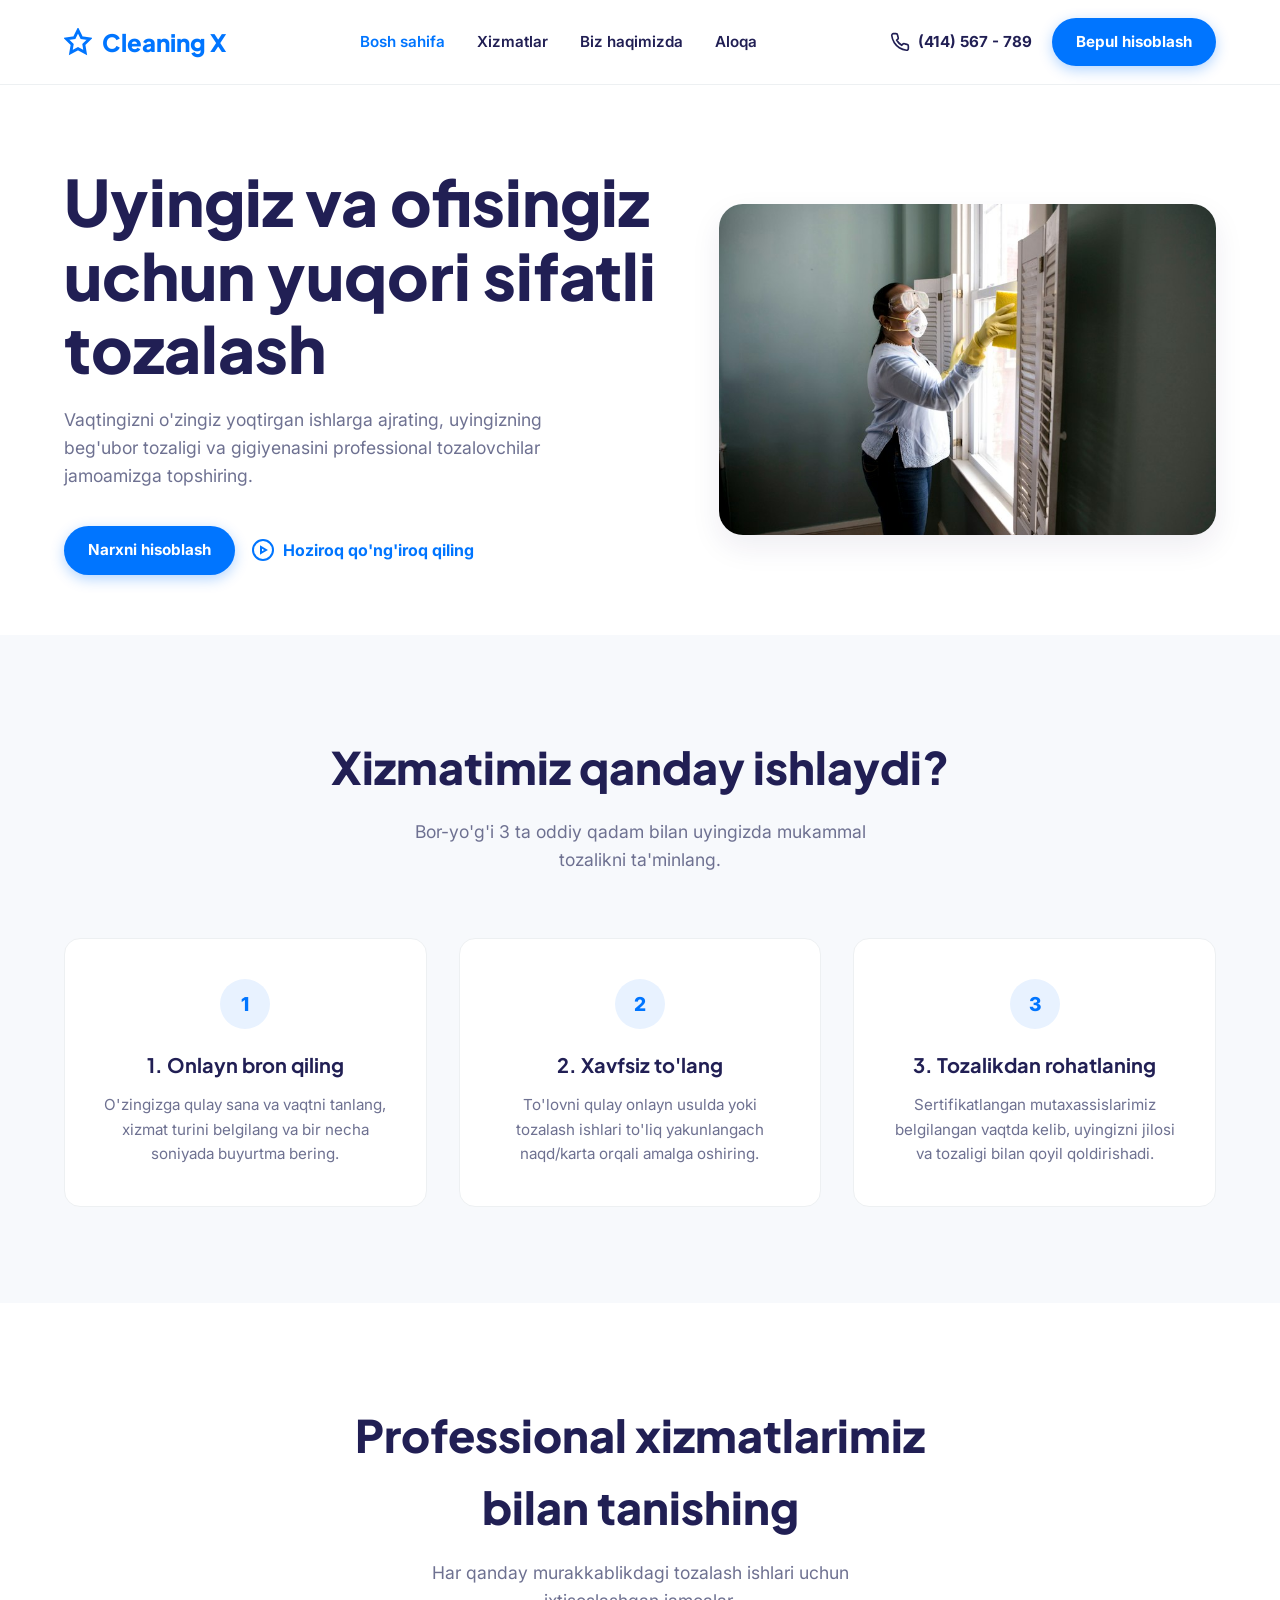
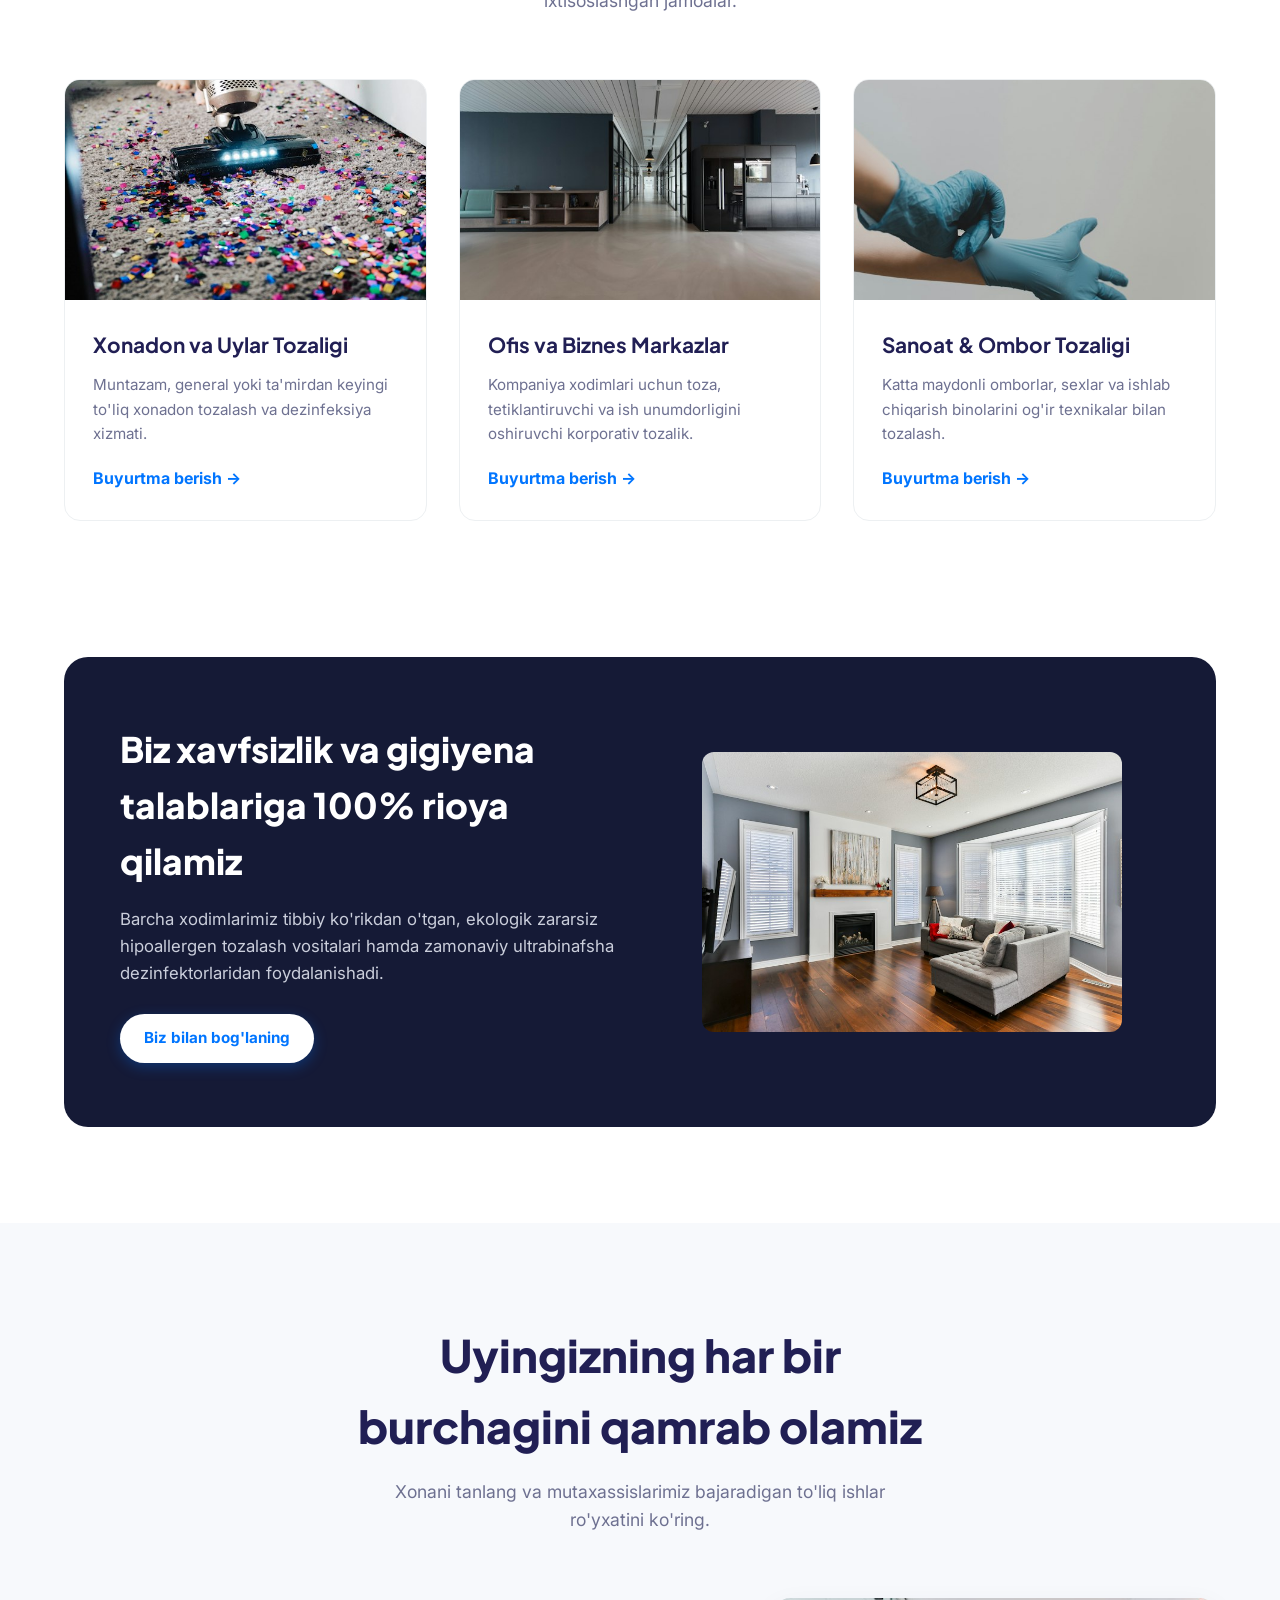
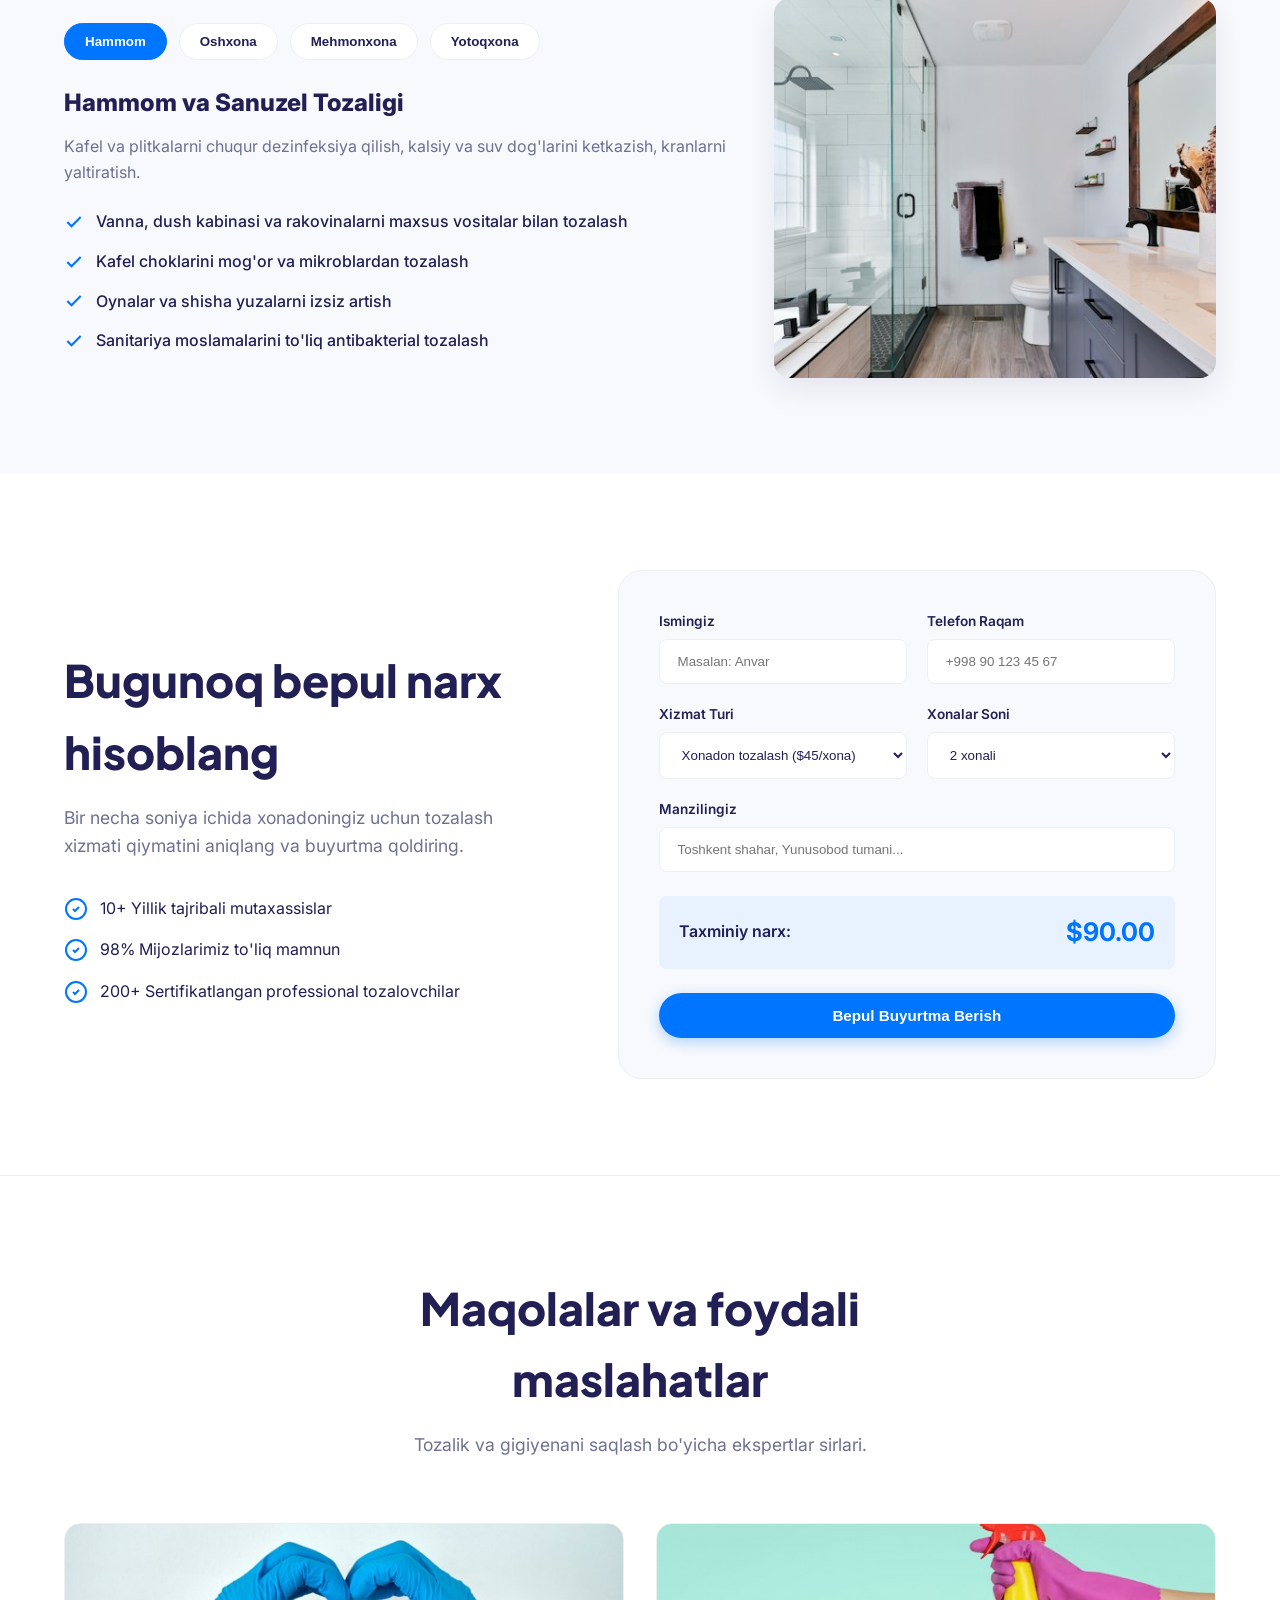
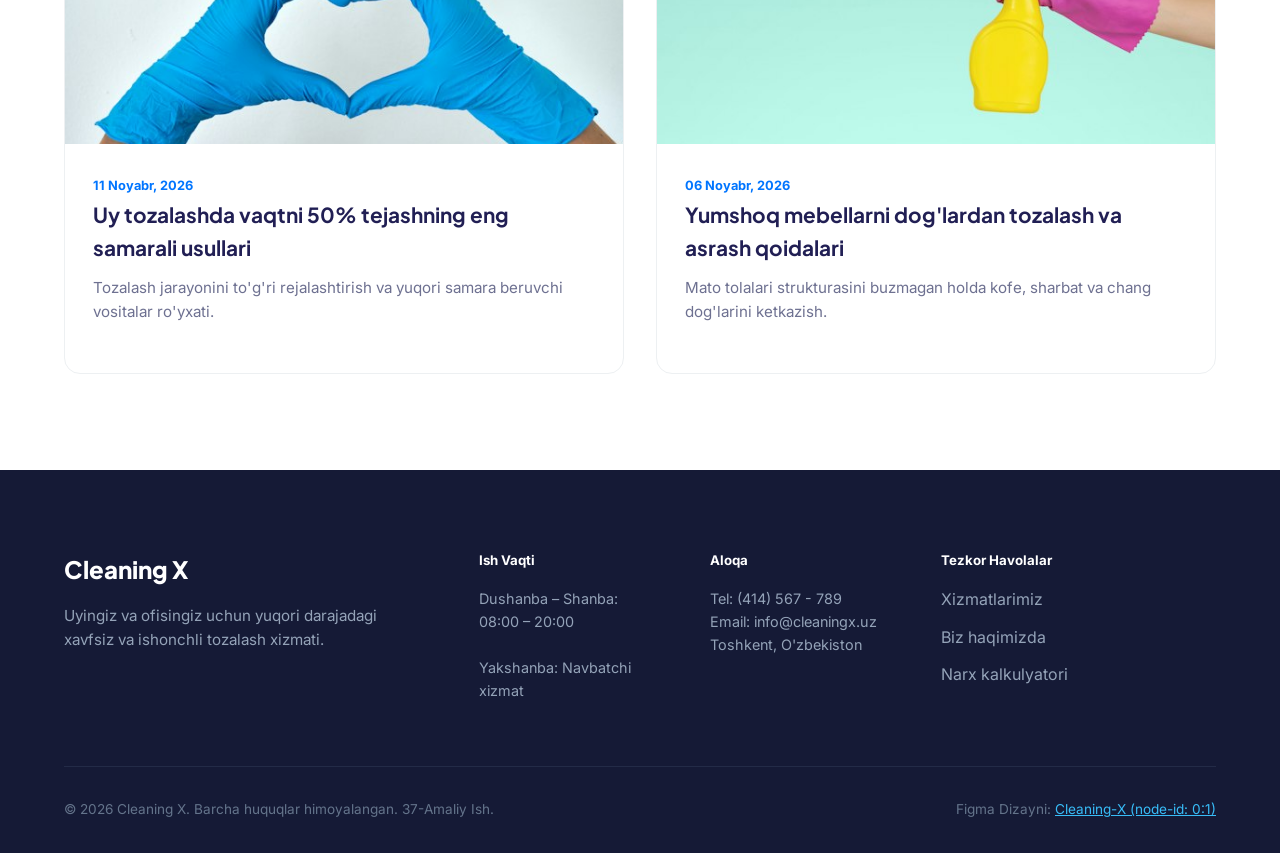
<file: index.html>
<!DOCTYPE html>
<html lang="uz">
<head>
  <meta charset="UTF-8">
  <meta name="viewport" content="width=device-width, initial-scale=1.0">
  <title>Cleaning X — Uylar va Ofislarni Professional Tozalash Xizmati</title>
  <meta name="description" content="Xonadonlar, kottejlar va ofislar uchun professional tozalash, kimyoviy tozalash va dezinfeksiya xizmati — Cleaning X (37-Amaliy Ish).">
  
  <link rel="preconnect" href="https://fonts.googleapis.com">
  <link rel="preconnect" href="https://fonts.gstatic.com" crossorigin>
  <link href="https://fonts.googleapis.com/css2?family=Inter:wght@400;500;600;700&family=Plus+Jakarta+Sans:wght@600;700;800&display=swap" rel="stylesheet">
  
  <link rel="stylesheet" href="css/styles.css">
  <link rel="icon" type="image/png" href="figma_preview.png">
</head>
<body>

  <!-- HEADER -->
  <header class="site-header">
    <div class="container header-inner">
      <a href="index.html" class="logo">
        <svg width="28" height="28" viewBox="0 0 24 24" fill="none" stroke="currentColor" stroke-width="2.5"><polygon points="12 2 15.09 8.26 22 9.27 17 14.14 18.18 21.02 12 17.77 5.82 21.02 7 14.14 2 9.27 8.91 8.26 12 2"/></svg>
        <span>Cleaning X</span>
      </a>

      <ul class="nav-menu">
        <li><a href="index.html" class="nav-link active">Bosh sahifa</a></li>
        <li><a href="services.html" class="nav-link">Xizmatlar</a></li>
        <li><a href="about.html" class="nav-link">Biz haqimizda</a></li>
        <li><a href="contact.html" class="nav-link">Aloqa</a></li>
      </ul>

      <div class="header-right">
        <a href="tel:414567789" class="phone-link">
          <svg width="20" height="20" viewBox="0 0 24 24" fill="none" stroke="currentColor" stroke-width="2"><path d="M22 16.92v3a2 2 0 0 1-2.18 2 19.79 19.79 0 0 1-8.63-3.07 19.5 19.5 0 0 1-6-6 19.79 19.79 0 0 1-3.07-8.67A2 2 0 0 1 4.11 2h3a2 2 0 0 1 2 1.72 12.84 12.84 0 0 0 .7 2.81 2 2 0 0 1-.45 2.11L8.09 9.91a16 16 0 0 0 6 6l1.27-1.27a2 2 0 0 1 2.11-.45 12.84 12.84 0 0 0 2.81.7A2 2 0 0 1 22 16.92z"/></svg>
          (414) 567 - 789
        </a>
        <a href="#quote" class="btn-primary">Bepul hisoblash</a>
      </div>
    </div>
  </header>

  <main>
    <!-- HERO -->
    <section class="hero-section">
      <div class="container hero-grid">
        <div>
          <h1 class="hero-title">
            Uyingiz va ofisingiz uchun yuqori sifatli tozalash
          </h1>
          <p class="hero-desc">
            Vaqtingizni o'zingiz yoqtirgan ishlarga ajrating, uyingizning beg'ubor tozaligi va gigiyenasini professional tozalovchilar jamoamizga topshiring.
          </p>
          <div style="display: flex; gap: 16px; align-items: center;">
            <a href="#quote" class="btn-primary">Narxni hisoblash</a>
            <a href="tel:414567789" style="display: flex; align-items: center; gap: 8px; font-weight: 700; color: var(--color-primary);">
              <svg width="24" height="24" viewBox="0 0 24 24" fill="none" stroke="currentColor" stroke-width="2"><circle cx="12" cy="12" r="10"/><path d="m10 15 5-3-5-3v6Z"/></svg>
              Hoziroq qo'ng'iroq qiling
            </a>
          </div>
        </div>

        <div class="hero-media">
          <img src="assets/cleaner-hero.jpg" alt="Professional tozalash xizmati">
        </div>
      </div>
    </section>

    <!-- QANDAY ISHLAYDI (STEPS) -->
    <section id="about" class="steps-section">
      <div class="container">
        <div class="section-header">
          <h2 class="section-title">Xizmatimiz qanday ishlaydi?</h2>
          <p class="hero-desc" style="margin: 0 auto;">Bor-yo'g'i 3 ta oddiy qadam bilan uyingizda mukammal tozalikni ta'minlang.</p>
        </div>

        <div class="steps-grid">
          <div class="step-card">
            <div class="step-number">1</div>
            <h3 class="step-title">1. Onlayn bron qiling</h3>
            <p class="step-desc">O'zingizga qulay sana va vaqtni tanlang, xizmat turini belgilang va bir necha soniyada buyurtma bering.</p>
          </div>

          <div class="step-card">
            <div class="step-number">2</div>
            <h3 class="step-title">2. Xavfsiz to'lang</h3>
            <p class="step-desc">To'lovni qulay onlayn usulda yoki tozalash ishlari to'liq yakunlangach naqd/karta orqali amalga oshiring.</p>
          </div>

          <div class="step-card">
            <div class="step-number">3</div>
            <h3 class="step-title">3. Tozalikdan rohatlaning</h3>
            <p class="step-desc">Sertifikatlangan mutaxassislarimiz belgilangan vaqtda kelib, uyingizni jilosi va tozaligi bilan qoyil qoldirishadi.</p>
          </div>
        </div>
      </div>
    </section>

    <!-- PROFESSIONAL XIZMATLAR (SERVICES) -->
    <section id="services" class="services-section">
      <div class="container">
        <div class="section-header">
          <h2 class="section-title">Professional xizmatlarimiz bilan tanishing</h2>
          <p class="hero-desc" style="margin: 0 auto;">Har qanday murakkablikdagi tozalash ishlari uchun ixtisoslashgan jamoalar.</p>
        </div>

        <div class="services-grid">
          <div class="service-card">
            <div class="service-thumb"><img src="assets/service-house.jpg" alt="Uy tozalash"></div>
            <div class="service-body">
              <h3 class="service-title">Xonadon va Uylar Tozaligi</h3>
              <p class="service-desc">Muntazam, general yoki ta'mirdan keyingi to'liq xonadon tozalash va dezinfeksiya xizmati.</p>
              <a href="#quote" class="service-link">Buyurtma berish →</a>
            </div>
          </div>

          <div class="service-card">
            <div class="service-thumb"><img src="assets/service-office.jpg" alt="Ofis tozalash"></div>
            <div class="service-body">
              <h3 class="service-title">Ofis va Biznes Markazlar</h3>
              <p class="service-desc">Kompaniya xodimlari uchun toza, tetiklantiruvchi va ish unumdorligini oshiruvchi korporativ tozalik.</p>
              <a href="#quote" class="service-link">Buyurtma berish →</a>
            </div>
          </div>

          <div class="service-card">
            <div class="service-thumb"><img src="assets/service-industrial.jpg" alt="Sanoat tozalash"></div>
            <div class="service-body">
              <h3 class="service-title">Sanoat & Ombor Tozaligi</h3>
              <p class="service-desc">Katta maydonli omborlar, sexlar va ishlab chiqarish binolarini og'ir texnikalar bilan tozalash.</p>
              <a href="#quote" class="service-link">Buyurtma berish →</a>
            </div>
          </div>
        </div>
      </div>
    </section>

    <!-- GIGIYENA VA XAVFSIZLIK BANNERI -->
    <section class="container">
      <div class="safety-banner">
        <div>
          <h2 class="safety-title">Biz xavfsizlik va gigiyena talablariga 100% rioya qilamiz</h2>
          <p class="safety-text">
            Barcha xodimlarimiz tibbiy ko'rikdan o'tgan, ekologik zararsiz hipoallergen tozalash vositalari hamda zamonaviy ultrabinafsha dezinfektorlaridan foydalanishadi.
          </p>
          <a href="tel:414567789" class="btn-primary" style="background: #ffffff; color: var(--color-primary);">Biz bilan bog'laning</a>
        </div>
        <div style="text-align: center;">
          <img src="assets/cleaner-work.jpg" alt="Gigiyena kafolati" style="border-radius: 12px; max-height: 280px; margin: 0 auto;">
        </div>
      </div>
    </section>

    <!-- XONALAR KESIMIDA KO'RISH (ROOM INSPECTOR) -->
    <section id="rooms" class="rooms-section">
      <div class="container">
        <div class="section-header">
          <h2 class="section-title">Uyingizning har bir burchagini qamrab olamiz</h2>
          <p class="hero-desc" style="margin: 0 auto;">Xonani tanlang va mutaxassislarimiz bajaradigan to'liq ishlar ro'yxatini ko'ring.</p>
        </div>

        <div class="rooms-layout">
          <div>
            <div class="rooms-nav">
              <button class="room-tab active" data-room="bath">Hammom</button>
              <button class="room-tab" data-room="kitchen">Oshxona</button>
              <button class="room-tab" data-room="living">Mehmonxona</button>
              <button class="room-tab" data-room="bedroom">Yotoqxona</button>
            </div>

            <h3 id="roomTitle" style="font-size: 1.5rem; font-weight: 800; margin-bottom: 12px;">Hammom va Sanuzel Tozaligi</h3>
            <p id="roomDesc" style="color: var(--color-text-muted); margin-bottom: 20px;">
              Kafel va plitkalarni chuqur dezinfeksiya qilish, kalsiy va suv dog'larini ketkazish, kranlarni yaltiratish.
            </p>

            <ul id="roomChecklist" class="checklist">
              <li>
                <svg width="20" height="20" viewBox="0 0 24 24" fill="none" stroke="currentColor" stroke-width="2.5"><polyline points="20 6 9 17 4 12"/></svg>
                <span>Vanna, dush kabinasi va rakovinalarni maxsus vositalar bilan tozalash</span>
              </li>
              <li>
                <svg width="20" height="20" viewBox="0 0 24 24" fill="none" stroke="currentColor" stroke-width="2.5"><polyline points="20 6 9 17 4 12"/></svg>
                <span>Kafel choklarini mog'or va mikroblardan tozalash</span>
              </li>
              <li>
                <svg width="20" height="20" viewBox="0 0 24 24" fill="none" stroke="currentColor" stroke-width="2.5"><polyline points="20 6 9 17 4 12"/></svg>
                <span>Oynalar va shisha yuzalarni izsiz artish</span>
              </li>
              <li>
                <svg width="20" height="20" viewBox="0 0 24 24" fill="none" stroke="currentColor" stroke-width="2.5"><polyline points="20 6 9 17 4 12"/></svg>
                <span>Sanitariya moslamalarini to'liq antibakterial tozalash</span>
              </li>
            </ul>
          </div>

          <div class="room-media">
            <img id="roomImg" src="assets/room-bathroom.jpg" alt="Hammom tozaligi">
          </div>
        </div>
      </div>
    </section>

    <!-- ONLAYN NARX KALKULYATORI (QUOTE CALCULATOR) -->
    <section id="quote" class="quote-section">
      <div class="container quote-layout">
        <div>
          <h2 class="section-title">Bugunoq bepul narx hisoblang</h2>
          <p class="hero-desc">
            Bir necha soniya ichida xonadoningiz uchun tozalash xizmati qiymatini aniqlang va buyurtma qoldiring.
          </p>
          <div style="margin-top: 32px; display: flex; flex-direction: column; gap: 16px;">
            <div style="display: flex; gap: 12px; align-items: center;">
              <svg width="24" height="24" viewBox="0 0 24 24" fill="none" stroke="#0075ff" stroke-width="2"><circle cx="12" cy="12" r="10"/><path d="m9 12 2 2 4-4"/></svg>
              <span>10+ Yillik tajribali mutaxassislar</span>
            </div>
            <div style="display: flex; gap: 12px; align-items: center;">
              <svg width="24" height="24" viewBox="0 0 24 24" fill="none" stroke="#0075ff" stroke-width="2"><circle cx="12" cy="12" r="10"/><path d="m9 12 2 2 4-4"/></svg>
              <span>98% Mijozlarimiz to'liq mamnun</span>
            </div>
            <div style="display: flex; gap: 12px; align-items: center;">
              <svg width="24" height="24" viewBox="0 0 24 24" fill="none" stroke="#0075ff" stroke-width="2"><circle cx="12" cy="12" r="10"/><path d="m9 12 2 2 4-4"/></svg>
              <span>200+ Sertifikatlangan professional tozalovchilar</span>
            </div>
          </div>
        </div>

        <div class="quote-form-card">
          <form id="cleaningQuoteForm">
            <div class="form-grid">
              <div>
                <label style="font-weight: 600; font-size: 0.85rem; margin-bottom: 6px; display: block;">Ismingiz</label>
                <input type="text" name="name" placeholder="Masalan: Anvar" required>
              </div>

              <div>
                <label style="font-weight: 600; font-size: 0.85rem; margin-bottom: 6px; display: block;">Telefon Raqam</label>
                <input type="tel" name="phone" placeholder="+998 90 123 45 67" required>
              </div>

              <div>
                <label style="font-weight: 600; font-size: 0.85rem; margin-bottom: 6px; display: block;">Xizmat Turi</label>
                <select id="calcService" name="service">
                  <option value="house">Xonadon tozalash ($45/xona)</option>
                  <option value="office">Ofis tozalash ($75/xona)</option>
                  <option value="industrial">Sanoat & Ombor ($120/xona)</option>
                </select>
              </div>

              <div>
                <label style="font-weight: 600; font-size: 0.85rem; margin-bottom: 6px; display: block;">Xonalar Soni</label>
                <select id="calcRooms" name="rooms">
                  <option value="1">1 xonali</option>
                  <option value="2" selected>2 xonali</option>
                  <option value="3">3 xonali</option>
                  <option value="4">4 xonali</option>
                  <option value="5">5+ xonali</option>
                </select>
              </div>

              <div class="form-group-full">
                <label style="font-weight: 600; font-size: 0.85rem; margin-bottom: 6px; display: block;">Manzilingiz</label>
                <input type="text" name="address" placeholder="Toshkent shahar, Yunusobod tumani..." required>
              </div>
            </div>

            <div class="quote-summary-box">
              <span>Taxminiy narx:</span>
              <strong id="calcPrice">$90.00</strong>
            </div>

            <button type="submit" class="btn-primary" style="width: 100%; justify-content: center; padding: 14px;">
              Bepul Buyurtma Berish
            </button>
          </form>
        </div>
      </div>
    </section>

    <!-- MAQOLALAR VA FOYDALI MASLAHATLAR -->
    <section id="articles" class="steps-section" style="background: var(--color-surface); border-top: 1px solid var(--color-border);">
      <div class="container">
        <div class="section-header">
          <h2 class="section-title">Maqolalar va foydali maslahatlar</h2>
          <p class="hero-desc" style="margin: 0 auto;">Tozalik va gigiyenani saqlash bo'yicha ekspertlar sirlari.</p>
        </div>

        <div style="display: grid; grid-template-columns: 1fr 1fr; gap: 32px;">
          <div class="service-card">
            <div class="service-thumb"><img src="assets/blog-1.jpg" alt="Uy tozaligi sirlari"></div>
            <div class="service-body">
              <span style="color: var(--color-primary); font-size: 0.8rem; font-weight: 700;">11 Noyabr, 2026</span>
              <h3 class="service-title">Uy tozalashda vaqtni 50% tejashning eng samarali usullari</h3>
              <p class="service-desc">Tozalash jarayonini to'g'ri rejalashtirish va yuqori samara beruvchi vositalar ro'yxati.</p>
            </div>
          </div>

          <div class="service-card">
            <div class="service-thumb"><img src="assets/blog-2.jpg" alt="Mebellarni parvarishlash"></div>
            <div class="service-body">
              <span style="color: var(--color-primary); font-size: 0.8rem; font-weight: 700;">06 Noyabr, 2026</span>
              <h3 class="service-title">Yumshoq mebellarni dog'lardan tozalash va asrash qoidalari</h3>
              <p class="service-desc">Mato tolalari strukturasini buzmagan holda kofe, sharbat va chang dog'larini ketkazish.</p>
            </div>
          </div>
        </div>
      </div>
    </section>
  </main>

  <!-- FUTER -->
  <footer class="site-footer">
    <div class="container">
      <div class="footer-grid">
        <div class="footer-brand">
          <h4>Cleaning X</h4>
          <p>Uyingiz va ofisingiz uchun yuqori darajadagi xavfsiz va ishonchli tozalash xizmati.</p>
        </div>

        <div>
          <h5 style="color: #ffffff; font-weight: 700; margin-bottom: 16px;">Ish Vaqti</h5>
          <p style="color: #94a3b8; font-size: 0.9rem;">Dushanba – Shanba:<br>08:00 – 20:00<br><br>Yakshanba: Navbatchi xizmat</p>
        </div>

        <div>
          <h5 style="color: #ffffff; font-weight: 700; margin-bottom: 16px;">Aloqa</h5>
          <p style="color: #94a3b8; font-size: 0.9rem;">Tel: (414) 567 - 789<br>Email: info@cleaningx.uz<br>Toshkent, O'zbekiston</p>
        </div>

        <div>
          <h5 style="color: #ffffff; font-weight: 700; margin-bottom: 16px;">Tezkor Havolalar</h5>
          <ul class="footer-links">
            <li><a href="services.html">Xizmatlarimiz</a></li>
            <li><a href="about.html">Biz haqimizda</a></li>
            <li><a href="contact.html">Narx kalkulyatori</a></li>
          </ul>
        </div>
      </div>

      <div class="footer-bottom">
        <div>© 2026 Cleaning X. Barcha huquqlar himoyalangan. 37-Amaliy Ish.</div>
        <div>Figma Dizayni: <a href="https://www.figma.com/file/Kdy7qTpYyWzvwBIuSGulqt/Cleaning-X?node-id=0:1" target="_blank" rel="noopener" style="color: #38bdf8; text-decoration: underline;">Cleaning-X (node-id: 0:1)</a></div>
      </div>
    </div>
  </footer>

  <script src="js/main.js"></script>
</body>
</html>
</file>
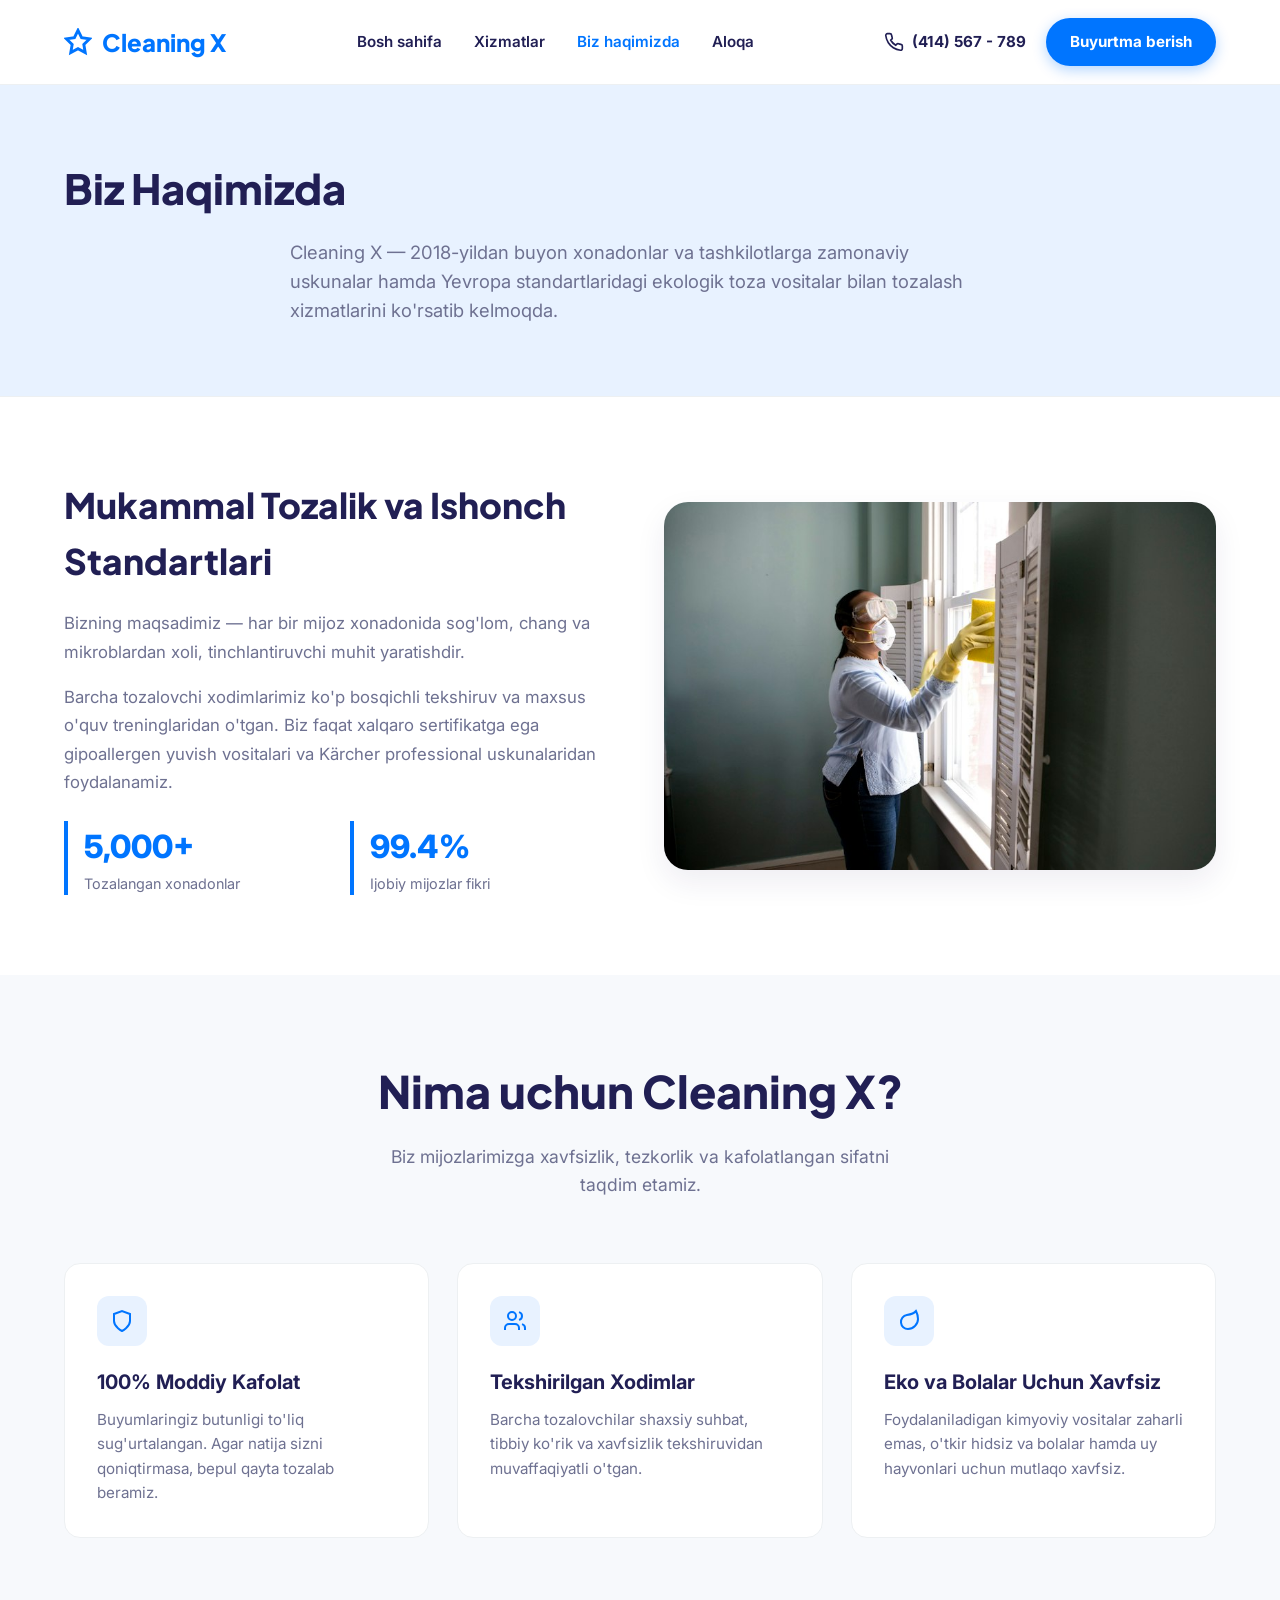
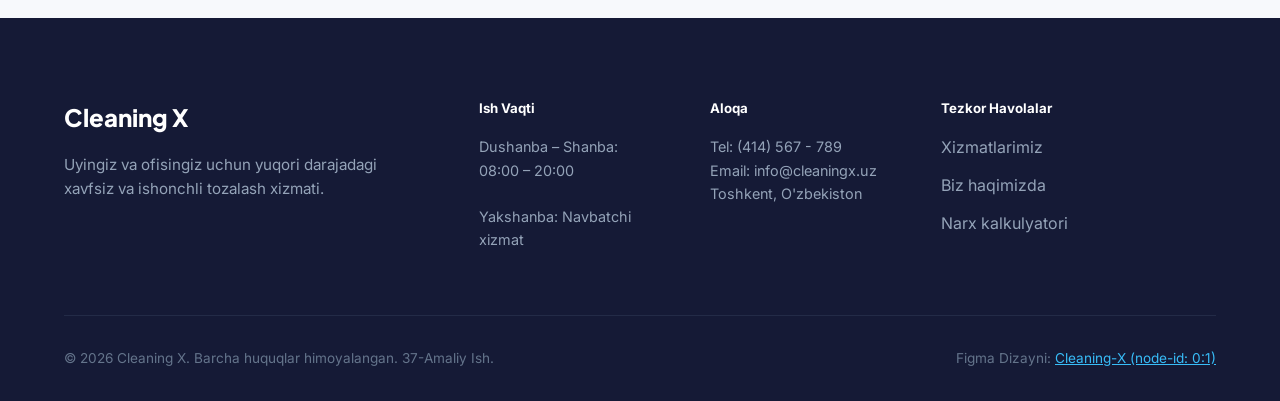
<file: about.html>
<!DOCTYPE html>
<html lang="uz">
<head>
  <meta charset="UTF-8">
  <meta name="viewport" content="width=device-width, initial-scale=1.0">
  <title>Biz Haqimizda — Cleaning X</title>
  <meta name="description" content="Cleaning X kompaniyasi haqida: tozalash standartlari, malakali jamoa va kafolatlangan gigiyena.">
  
  <link rel="preconnect" href="https://fonts.googleapis.com">
  <link rel="preconnect" href="https://fonts.gstatic.com" crossorigin>
  <link href="https://fonts.googleapis.com/css2?family=Inter:wght@400;500;600;700&family=Plus+Jakarta+Sans:wght@600;700;800&display=swap" rel="stylesheet">
  
  <link rel="stylesheet" href="css/styles.css">
  <link rel="icon" type="image/png" href="figma_preview.png">
</head>
<body>

  <!-- HEADER -->
  <header class="site-header">
    <div class="container header-inner">
      <a href="index.html" class="logo">
        <svg width="28" height="28" viewBox="0 0 24 24" fill="none" stroke="currentColor" stroke-width="2.5"><polygon points="12 2 15.09 8.26 22 9.27 17 14.14 18.18 21.02 12 17.77 5.82 21.02 7 14.14 2 9.27 8.91 8.26 12 2"/></svg>
        <span>Cleaning X</span>
      </a>

      <ul class="nav-menu">
        <li><a href="index.html" class="nav-link">Bosh sahifa</a></li>
        <li><a href="services.html" class="nav-link">Xizmatlar</a></li>
        <li><a href="about.html" class="nav-link active">Biz haqimizda</a></li>
        <li><a href="contact.html" class="nav-link">Aloqa</a></li>
      </ul>

      <div class="header-right">
        <a href="tel:414567789" class="phone-link">
          <svg width="20" height="20" viewBox="0 0 24 24" fill="none" stroke="currentColor" stroke-width="2"><path d="M22 16.92v3a2 2 0 0 1-2.18 2 19.79 19.79 0 0 1-8.63-3.07 19.5 19.5 0 0 1-6-6 19.79 19.79 0 0 1-3.07-8.67A2 2 0 0 1 4.11 2h3a2 2 0 0 1 2 1.72 12.84 12.84 0 0 0 .7 2.81 2 2 0 0 1-.45 2.11L8.09 9.91a16 16 0 0 0 6 6l1.27-1.27a2 2 0 0 1 2.11-.45 12.84 12.84 0 0 0 2.81.7A2 2 0 0 1 22 16.92z"/></svg>
          (414) 567 - 789
        </a>
        <a href="contact.html" class="btn-primary">Buyurtma berish</a>
      </div>
    </div>
  </header>

  <main>
    <!-- HERO ABOUT -->
    <section style="background: var(--color-primary-light); padding: 70px 0; border-bottom: 1px solid var(--color-border);">
      <div class="container text-center">
        <h1 style="font-family: var(--font-heading); font-size: 2.6rem; font-weight: 800; color: var(--color-text); margin-bottom: 16px;">Biz Haqimizda</h1>
        <p style="color: var(--color-text-muted); max-width: 700px; margin: 0 auto; font-size: 1.15rem;">
          Cleaning X — 2018-yildan buyon xonadonlar va tashkilotlarga zamonaviy uskunalar hamda Yevropa standartlaridagi ekologik toza vositalar bilan tozalash xizmatlarini ko'rsatib kelmoqda.
        </p>
      </div>
    </section>

    <!-- MISSION & VALUES -->
    <section style="padding: 80px 0;">
      <div class="container">
        <div style="display: grid; grid-template-columns: 1fr 1fr; gap: 48px; align-items: center;">
          <div>
            <h2 style="font-family: var(--font-heading); font-size: 2.2rem; font-weight: 800; color: var(--color-text); margin-bottom: 20px;">
              Mukammal Tozalik va Ishonch Standartlari
            </h2>
            <p style="color: var(--color-text-muted); margin-bottom: 16px; font-size: 1.05rem; line-height: 1.7;">
              Bizning maqsadimiz — har bir mijoz xonadonida sog'lom, chang va mikroblardan xoli, tinchlantiruvchi muhit yaratishdir. 
            </p>
            <p style="color: var(--color-text-muted); margin-bottom: 24px; font-size: 1.05rem; line-height: 1.7;">
              Barcha tozalovchi xodimlarimiz ko'p bosqichli tekshiruv va maxsus o'quv treninglaridan o'tgan. Biz faqat xalqaro sertifikatga ega gipoallergen yuvish vositalari va Kärcher professional uskunalaridan foydalanamiz.
            </p>
            
            <div style="display: grid; grid-template-columns: 1fr 1fr; gap: 20px;">
              <div style="border-left: 4px solid var(--color-primary); padding-left: 16px;">
                <div style="font-size: 2rem; font-weight: 800; color: var(--color-primary);">5,000+</div>
                <div style="color: var(--color-text-muted); font-size: 0.9rem;">Tozalangan xonadonlar</div>
              </div>
              <div style="border-left: 4px solid var(--color-primary); padding-left: 16px;">
                <div style="font-size: 2rem; font-weight: 800; color: var(--color-primary);">99.4%</div>
                <div style="color: var(--color-text-muted); font-size: 0.9rem;">Ijobiy mijozlar fikri</div>
              </div>
            </div>
          </div>

          <div style="border-radius: var(--radius-lg); overflow: hidden; box-shadow: var(--shadow-md);">
            <img src="assets/cleaner-hero.jpg" alt="Cleaning X mutaxassislari" style="width: 100%; height: 100%; object-fit: cover;">
          </div>
        </div>
      </div>
    </section>

    <!-- ADVANTAGES -->
    <section style="background: var(--color-card-bg); padding: 80px 0;">
      <div class="container">
        <div class="section-header">
          <h2 class="section-title">Nima uchun Cleaning X?</h2>
          <p class="hero-desc" style="margin: 0 auto;">Biz mijozlarimizga xavfsizlik, tezkorlik va kafolatlangan sifatni taqdim etamiz.</p>
        </div>

        <div style="display: grid; grid-template-columns: repeat(auto-fit, minmax(260px, 1fr)); gap: 28px; margin-top: 48px;">
          <div style="background: var(--color-surface); padding: 32px; border-radius: var(--radius-md); border: 1px solid var(--color-border);">
            <div style="width: 50px; height: 50px; background: var(--color-primary-light); color: var(--color-primary); border-radius: 12px; display: flex; align-items: center; justify-content: center; margin-bottom: 20px;">
              <svg width="24" height="24" viewBox="0 0 24 24" fill="none" stroke="currentColor" stroke-width="2"><path d="M12 22s8-4 8-10V5l-8-3-8 3v7c0 6 8 10 8 10z"/></svg>
            </div>
            <h3 style="font-size: 1.25rem; font-weight: 700; margin-bottom: 10px;">100% Moddiy Kafolat</h3>
            <p style="color: var(--color-text-muted); font-size: 0.95rem;">Buyumlaringiz butunligi to'liq sug'urtalangan. Agar natija sizni qoniqtirmasa, bepul qayta tozalab beramiz.</p>
          </div>

          <div style="background: var(--color-surface); padding: 32px; border-radius: var(--radius-md); border: 1px solid var(--color-border);">
            <div style="width: 50px; height: 50px; background: var(--color-primary-light); color: var(--color-primary); border-radius: 12px; display: flex; align-items: center; justify-content: center; margin-bottom: 20px;">
              <svg width="24" height="24" viewBox="0 0 24 24" fill="none" stroke="currentColor" stroke-width="2"><path d="M16 21v-2a4 4 0 0 0-4-4H6a4 4 0 0 0-4 4v2"/><circle cx="9" cy="7" r="4"/><path d="M22 21v-2a4 4 0 0 0-3-3.87"/><path d="M16 3.13a4 4 0 0 1 0 7.75"/></svg>
            </div>
            <h3 style="font-size: 1.25rem; font-weight: 700; margin-bottom: 10px;">Tekshirilgan Xodimlar</h3>
            <p style="color: var(--color-text-muted); font-size: 0.95rem;">Barcha tozalovchilar shaxsiy suhbat, tibbiy ko'rik va xavfsizlik tekshiruvidan muvaffaqiyatli o'tgan.</p>
          </div>

          <div style="background: var(--color-surface); padding: 32px; border-radius: var(--radius-md); border: 1px solid var(--color-border);">
            <div style="width: 50px; height: 50px; background: var(--color-primary-light); color: var(--color-primary); border-radius: 12px; display: flex; align-items: center; justify-content: center; margin-bottom: 20px;">
              <svg width="24" height="24" viewBox="0 0 24 24" fill="none" stroke="currentColor" stroke-width="2"><path d="M11 20A7 7 0 0 1 9.8 6.1C15.5 5 17 4.48 19 2c1 2 2 4.18 2 8 0 5.5-4.78 10-10 10Z"/></svg>
            </div>
            <h3 style="font-size: 1.25rem; font-weight: 700; margin-bottom: 10px;">Eko va Bolalar Uchun Xavfsiz</h3>
            <p style="color: var(--color-text-muted); font-size: 0.95rem;">Foydalaniladigan kimyoviy vositalar zaharli emas, o'tkir hidsiz va bolalar hamda uy hayvonlari uchun mutlaqo xavfsiz.</p>
          </div>
        </div>
      </div>
    </section>
  </main>

  <!-- FUTER -->
  <footer class="site-footer">
    <div class="container">
      <div class="footer-grid">
        <div class="footer-brand">
          <h4>Cleaning X</h4>
          <p>Uyingiz va ofisingiz uchun yuqori darajadagi xavfsiz va ishonchli tozalash xizmati.</p>
        </div>

        <div>
          <h5 style="color: #ffffff; font-weight: 700; margin-bottom: 16px;">Ish Vaqti</h5>
          <p style="color: #94a3b8; font-size: 0.9rem;">Dushanba – Shanba:<br>08:00 – 20:00<br><br>Yakshanba: Navbatchi xizmat</p>
        </div>

        <div>
          <h5 style="color: #ffffff; font-weight: 700; margin-bottom: 16px;">Aloqa</h5>
          <p style="color: #94a3b8; font-size: 0.9rem;">Tel: (414) 567 - 789<br>Email: info@cleaningx.uz<br>Toshkent, O'zbekiston</p>
        </div>

        <div>
          <h5 style="color: #ffffff; font-weight: 700; margin-bottom: 16px;">Tezkor Havolalar</h5>
          <ul class="footer-links">
            <li><a href="services.html">Xizmatlarimiz</a></li>
            <li><a href="about.html">Biz haqimizda</a></li>
            <li><a href="contact.html">Narx kalkulyatori</a></li>
          </ul>
        </div>
      </div>

      <div class="footer-bottom">
        <div>© 2026 Cleaning X. Barcha huquqlar himoyalangan. 37-Amaliy Ish.</div>
        <div>Figma Dizayni: <a href="https://www.figma.com/file/Kdy7qTpYyWzvwBIuSGulqt/Cleaning-X?node-id=0:1" target="_blank" rel="noopener" style="color: #38bdf8; text-decoration: underline;">Cleaning-X (node-id: 0:1)</a></div>
      </div>
    </div>
  </footer>

  <script src="js/main.js"></script>
</body>
</html>
</file>
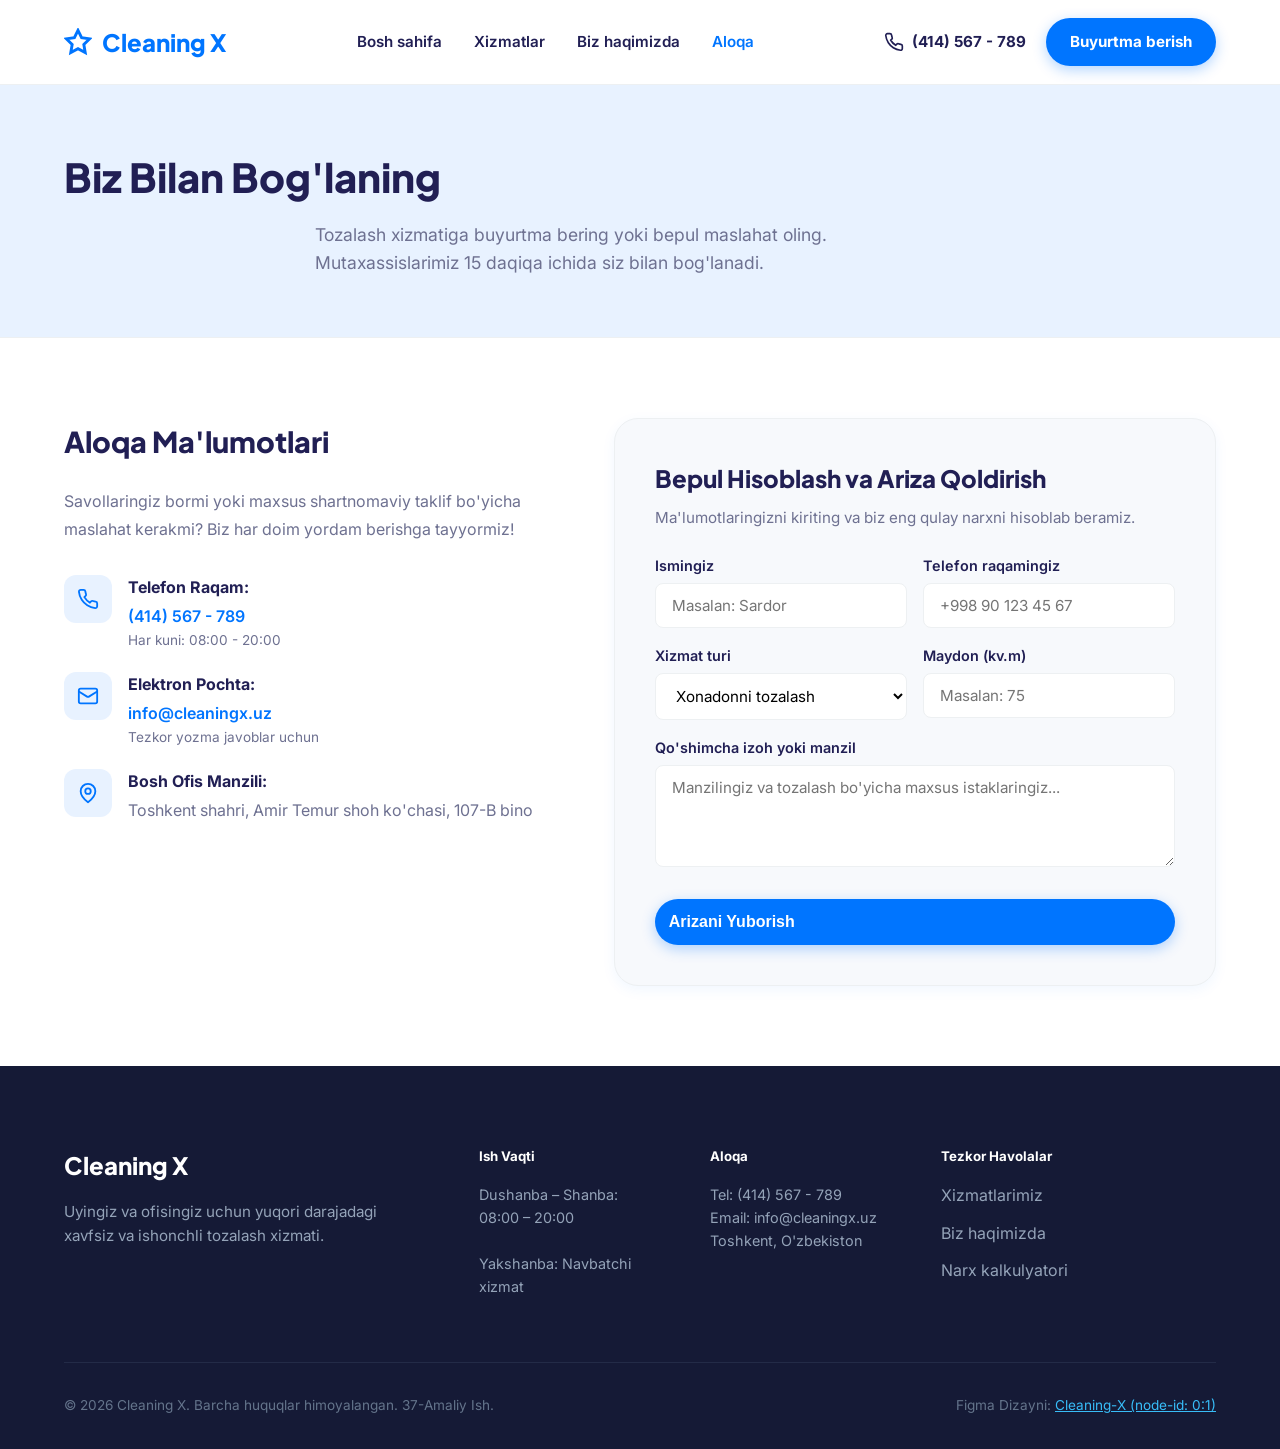
<file: contact.html>
<!DOCTYPE html>
<html lang="uz">
<head>
  <meta charset="UTF-8">
  <meta name="viewport" content="width=device-width, initial-scale=1.0">
  <title>Bog'lanish va Narx Hisoblash — Cleaning X</title>
  <meta name="description" content="Cleaning X tozalash xizmatiga buyurtma berish, bepul narx hisoblash va aloqa ma'lumotlari.">
  
  <link rel="preconnect" href="https://fonts.googleapis.com">
  <link rel="preconnect" href="https://fonts.gstatic.com" crossorigin>
  <link href="https://fonts.googleapis.com/css2?family=Inter:wght@400;500;600;700&family=Plus+Jakarta+Sans:wght@600;700;800&display=swap" rel="stylesheet">
  
  <link rel="stylesheet" href="css/styles.css">
  <link rel="icon" type="image/png" href="figma_preview.png">
</head>
<body>

  <!-- HEADER -->
  <header class="site-header">
    <div class="container header-inner">
      <a href="index.html" class="logo">
        <svg width="28" height="28" viewBox="0 0 24 24" fill="none" stroke="currentColor" stroke-width="2.5"><polygon points="12 2 15.09 8.26 22 9.27 17 14.14 18.18 21.02 12 17.77 5.82 21.02 7 14.14 2 9.27 8.91 8.26 12 2"/></svg>
        <span>Cleaning X</span>
      </a>

      <ul class="nav-menu">
        <li><a href="index.html" class="nav-link">Bosh sahifa</a></li>
        <li><a href="services.html" class="nav-link">Xizmatlar</a></li>
        <li><a href="about.html" class="nav-link">Biz haqimizda</a></li>
        <li><a href="contact.html" class="nav-link active">Aloqa</a></li>
      </ul>

      <div class="header-right">
        <a href="tel:414567789" class="phone-link">
          <svg width="20" height="20" viewBox="0 0 24 24" fill="none" stroke="currentColor" stroke-width="2"><path d="M22 16.92v3a2 2 0 0 1-2.18 2 19.79 19.79 0 0 1-8.63-3.07 19.5 19.5 0 0 1-6-6 19.79 19.79 0 0 1-3.07-8.67A2 2 0 0 1 4.11 2h3a2 2 0 0 1 2 1.72 12.84 12.84 0 0 0 .7 2.81 2 2 0 0 1-.45 2.11L8.09 9.91a16 16 0 0 0 6 6l1.27-1.27a2 2 0 0 1 2.11-.45 12.84 12.84 0 0 0 2.81.7A2 2 0 0 1 22 16.92z"/></svg>
          (414) 567 - 789
        </a>
        <a href="#quote-form" class="btn-primary">Buyurtma berish</a>
      </div>
    </div>
  </header>

  <main>
    <!-- PAGE TITLE -->
    <section style="background: var(--color-primary-light); padding: 60px 0; border-bottom: 1px solid var(--color-border);">
      <div class="container text-center">
        <h1 style="font-family: var(--font-heading); font-size: 2.5rem; font-weight: 800; color: var(--color-text); margin-bottom: 12px;">Biz Bilan Bog'laning</h1>
        <p style="color: var(--color-text-muted); max-width: 650px; margin: 0 auto; font-size: 1.1rem;">
          Tozalash xizmatiga buyurtma bering yoki bepul maslahat oling. Mutaxassislarimiz 15 daqiqa ichida siz bilan bog'lanadi.
        </p>
      </div>
    </section>

    <!-- CONTACT GRID & FORM -->
    <section id="quote-form" style="padding: 80px 0;">
      <div class="container">
        <div style="display: grid; grid-template-columns: 1fr 1.2fr; gap: 48px;">
          
          <!-- INFO CARD -->
          <div>
            <h2 style="font-family: var(--font-heading); font-size: 1.8rem; font-weight: 800; margin-bottom: 24px;">Aloqa Ma'lumotlari</h2>
            <p style="color: var(--color-text-muted); margin-bottom: 32px; line-height: 1.7;">
              Savollaringiz bormi yoki maxsus shartnomaviy taklif bo'yicha maslahat kerakmi? Biz har doim yordam berishga tayyormiz!
            </p>

            <div style="display: flex; flex-direction: column; gap: 20px;">
              <div style="display: flex; gap: 16px; align-items: flex-start;">
                <div style="width: 48px; height: 48px; border-radius: 12px; background: var(--color-primary-light); color: var(--color-primary); display: flex; align-items: center; justify-content: center; flex-shrink: 0;">
                  <svg width="22" height="22" viewBox="0 0 24 24" fill="none" stroke="currentColor" stroke-width="2"><path d="M22 16.92v3a2 2 0 0 1-2.18 2 19.79 19.79 0 0 1-8.63-3.07 19.5 19.5 0 0 1-6-6 19.79 19.79 0 0 1-3.07-8.67A2 2 0 0 1 4.11 2h3a2 2 0 0 1 2 1.72 12.84 12.84 0 0 0 .7 2.81 2 2 0 0 1-.45 2.11L8.09 9.91a16 16 0 0 0 6 6l1.27-1.27a2 2 0 0 1 2.11-.45 12.84 12.84 0 0 0 2.81.7A2 2 0 0 1 22 16.92z"/></svg>
                </div>
                <div>
                  <div style="font-weight: 700; color: var(--color-text); margin-bottom: 4px;">Telefon Raqam:</div>
                  <a href="tel:414567789" style="color: var(--color-primary); font-weight: 600;">(414) 567 - 789</a>
                  <div style="color: var(--color-text-muted); font-size: 0.85rem;">Har kuni: 08:00 - 20:00</div>
                </div>
              </div>

              <div style="display: flex; gap: 16px; align-items: flex-start;">
                <div style="width: 48px; height: 48px; border-radius: 12px; background: var(--color-primary-light); color: var(--color-primary); display: flex; align-items: center; justify-content: center; flex-shrink: 0;">
                  <svg width="22" height="22" viewBox="0 0 24 24" fill="none" stroke="currentColor" stroke-width="2"><rect width="20" height="16" x="2" y="4" rx="2"/><path d="m22 7-8.97 5.7a1.94 1.94 0 0 1-2.06 0L2 7"/></svg>
                </div>
                <div>
                  <div style="font-weight: 700; color: var(--color-text); margin-bottom: 4px;">Elektron Pochta:</div>
                  <a href="mailto:info@cleaningx.uz" style="color: var(--color-primary); font-weight: 600;">info@cleaningx.uz</a>
                  <div style="color: var(--color-text-muted); font-size: 0.85rem;">Tezkor yozma javoblar uchun</div>
                </div>
              </div>

              <div style="display: flex; gap: 16px; align-items: flex-start;">
                <div style="width: 48px; height: 48px; border-radius: 12px; background: var(--color-primary-light); color: var(--color-primary); display: flex; align-items: center; justify-content: center; flex-shrink: 0;">
                  <svg width="22" height="22" viewBox="0 0 24 24" fill="none" stroke="currentColor" stroke-width="2"><path d="M20 10c0 6-8 12-8 12s-8-6-8-12a8 8 0 0 1 16 0Z"/><circle cx="12" cy="10" r="3"/></svg>
                </div>
                <div>
                  <div style="font-weight: 700; color: var(--color-text); margin-bottom: 4px;">Bosh Ofis Manzili:</div>
                  <div style="color: var(--color-text-muted);">Toshkent shahri, Amir Temur shoh ko'chasi, 107-B bino</div>
                </div>
              </div>
            </div>
          </div>

          <!-- FORM CARD -->
          <div style="background: var(--color-card-bg); padding: 40px; border-radius: var(--radius-lg); border: 1px solid var(--color-border); box-shadow: var(--shadow-sm);">
            <h3 style="font-family: var(--font-heading); font-size: 1.5rem; font-weight: 800; margin-bottom: 8px;">Bepul Hisoblash va Ariza Qoldirish</h3>
            <p style="color: var(--color-text-muted); margin-bottom: 24px; font-size: 0.95rem;">Ma'lumotlaringizni kiriting va biz eng qulay narxni hisoblab beramiz.</p>

            <form onsubmit="event.preventDefault(); alert('Rahmat! Sizning arizangiz qabul qilindi. Menejerimiz tez orada qo\'ng\'iroq qiladi.'); this.reset();">
              <div style="display: grid; grid-template-columns: 1fr 1fr; gap: 16px; margin-bottom: 16px;">
                <div>
                  <label style="display: block; font-weight: 600; margin-bottom: 6px; font-size: 0.9rem;">Ismingiz</label>
                  <input type="text" required placeholder="Masalan: Sardor" style="width: 100%; padding: 12px 16px; border-radius: var(--radius-sm); border: 1px solid var(--color-border); font-family: inherit; font-size: 0.95rem; outline: none;">
                </div>
                <div>
                  <label style="display: block; font-weight: 600; margin-bottom: 6px; font-size: 0.9rem;">Telefon raqamingiz</label>
                  <input type="tel" required placeholder="+998 90 123 45 67" style="width: 100%; padding: 12px 16px; border-radius: var(--radius-sm); border: 1px solid var(--color-border); font-family: inherit; font-size: 0.95rem; outline: none;">
                </div>
              </div>

              <div style="display: grid; grid-template-columns: 1fr 1fr; gap: 16px; margin-bottom: 16px;">
                <div>
                  <label style="display: block; font-weight: 600; margin-bottom: 6px; font-size: 0.9rem;">Xizmat turi</label>
                  <select style="width: 100%; padding: 12px 16px; border-radius: var(--radius-sm); border: 1px solid var(--color-border); font-family: inherit; font-size: 0.95rem; outline: none; background: white;">
                    <option>Xonadonni tozalash</option>
                    <option>Ofisni tozalash</option>
                    <option>Ta'mirdan keyingi tozalash</option>
                    <option>Mebellarni kimyoviy tozalash</option>
                  </select>
                </div>
                <div>
                  <label style="display: block; font-weight: 600; margin-bottom: 6px; font-size: 0.9rem;">Maydon (kv.m)</label>
                  <input type="number" min="15" placeholder="Masalan: 75" style="width: 100%; padding: 12px 16px; border-radius: var(--radius-sm); border: 1px solid var(--color-border); font-family: inherit; font-size: 0.95rem; outline: none;">
                </div>
              </div>

              <div style="margin-bottom: 24px;">
                <label style="display: block; font-weight: 600; margin-bottom: 6px; font-size: 0.9rem;">Qo'shimcha izoh yoki manzil</label>
                <textarea rows="4" placeholder="Manzilingiz va tozalash bo'yicha maxsus istaklaringiz..." style="width: 100%; padding: 12px 16px; border-radius: var(--radius-sm); border: 1px solid var(--color-border); font-family: inherit; font-size: 0.95rem; outline: none; resize: vertical;"></textarea>
              </div>

              <button type="submit" class="btn-primary" style="width: 100%; padding: 14px; font-size: 1rem; border: none; cursor: pointer; text-align: center;">
                Arizani Yuborish
              </button>
            </form>
          </div>

        </div>
      </div>
    </section>
  </main>

  <!-- FUTER -->
  <footer class="site-footer">
    <div class="container">
      <div class="footer-grid">
        <div class="footer-brand">
          <h4>Cleaning X</h4>
          <p>Uyingiz va ofisingiz uchun yuqori darajadagi xavfsiz va ishonchli tozalash xizmati.</p>
        </div>

        <div>
          <h5 style="color: #ffffff; font-weight: 700; margin-bottom: 16px;">Ish Vaqti</h5>
          <p style="color: #94a3b8; font-size: 0.9rem;">Dushanba – Shanba:<br>08:00 – 20:00<br><br>Yakshanba: Navbatchi xizmat</p>
        </div>

        <div>
          <h5 style="color: #ffffff; font-weight: 700; margin-bottom: 16px;">Aloqa</h5>
          <p style="color: #94a3b8; font-size: 0.9rem;">Tel: (414) 567 - 789<br>Email: info@cleaningx.uz<br>Toshkent, O'zbekiston</p>
        </div>

        <div>
          <h5 style="color: #ffffff; font-weight: 700; margin-bottom: 16px;">Tezkor Havolalar</h5>
          <ul class="footer-links">
            <li><a href="services.html">Xizmatlarimiz</a></li>
            <li><a href="about.html">Biz haqimizda</a></li>
            <li><a href="contact.html">Narx kalkulyatori</a></li>
          </ul>
        </div>
      </div>

      <div class="footer-bottom">
        <div>© 2026 Cleaning X. Barcha huquqlar himoyalangan. 37-Amaliy Ish.</div>
        <div>Figma Dizayni: <a href="https://www.figma.com/file/Kdy7qTpYyWzvwBIuSGulqt/Cleaning-X?node-id=0:1" target="_blank" rel="noopener" style="color: #38bdf8; text-decoration: underline;">Cleaning-X (node-id: 0:1)</a></div>
      </div>
    </div>
  </footer>

  <script src="js/main.js"></script>
</body>
</html>
</file>
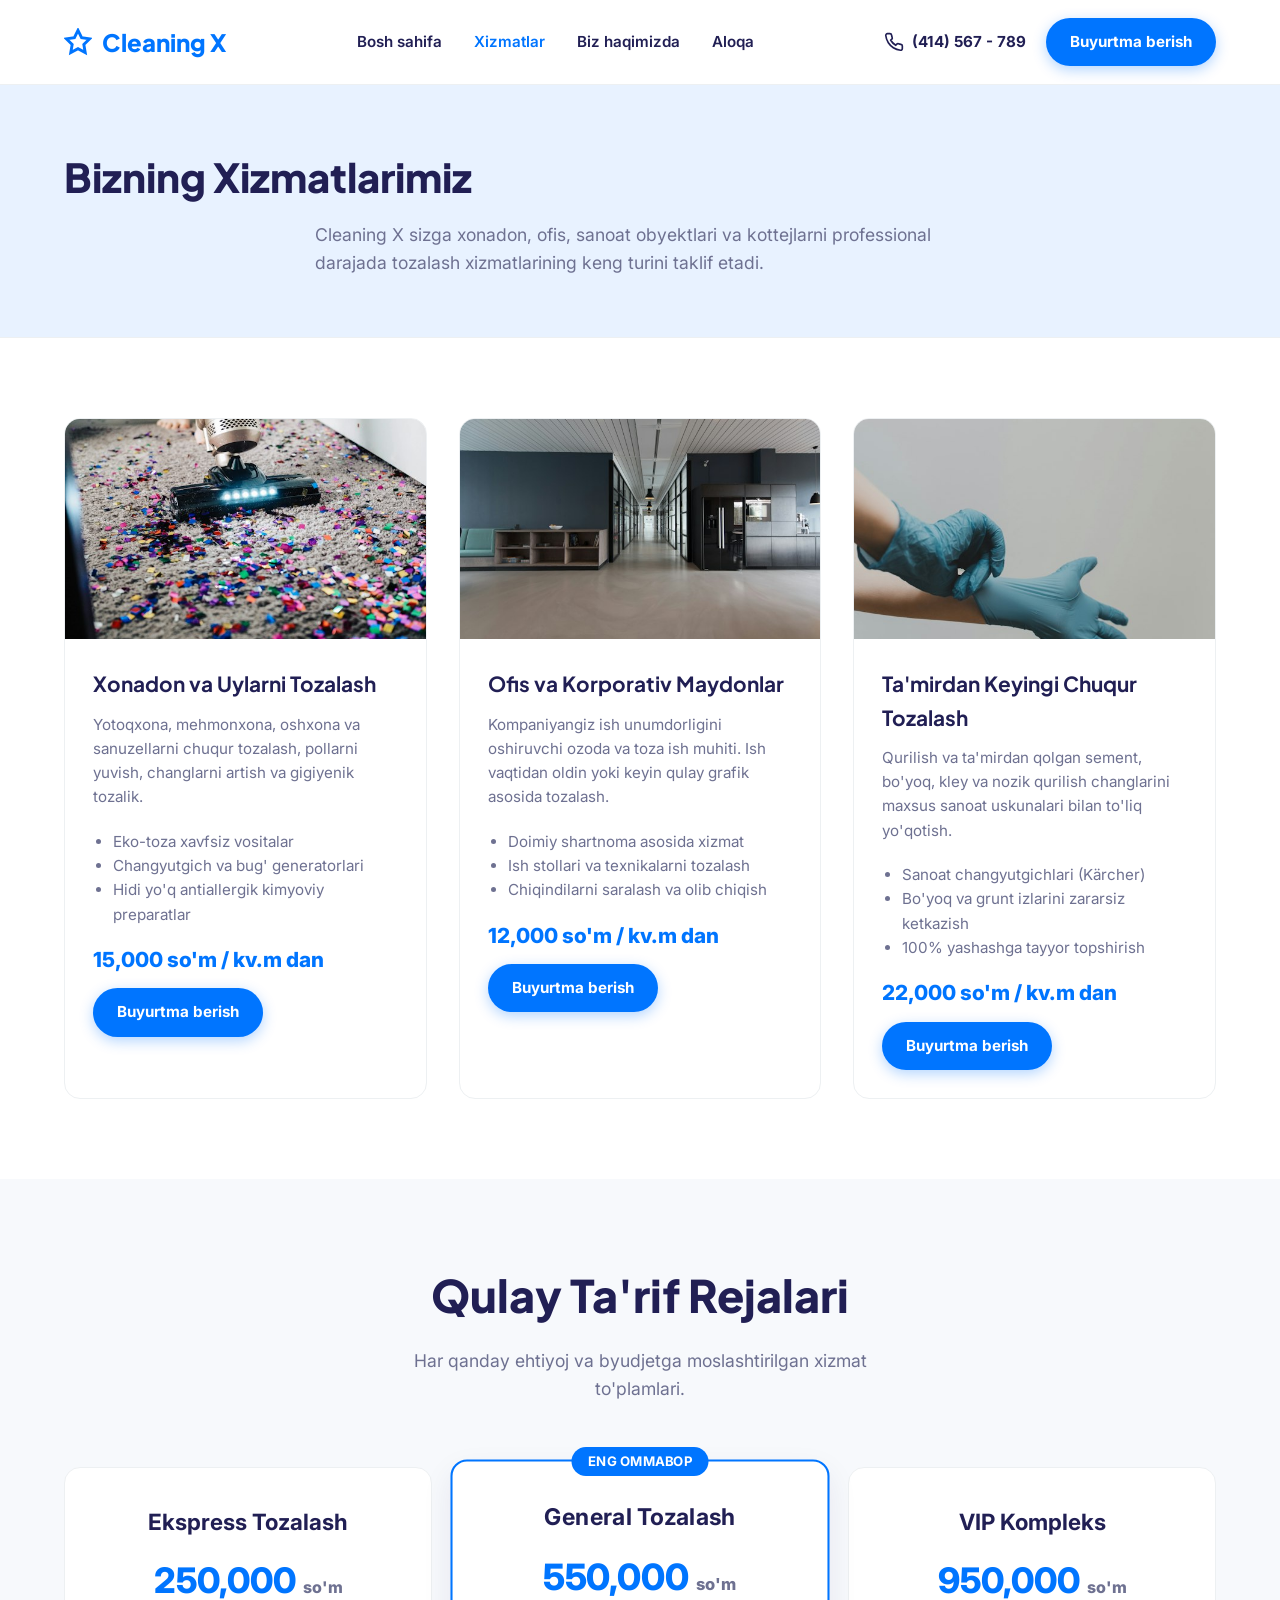
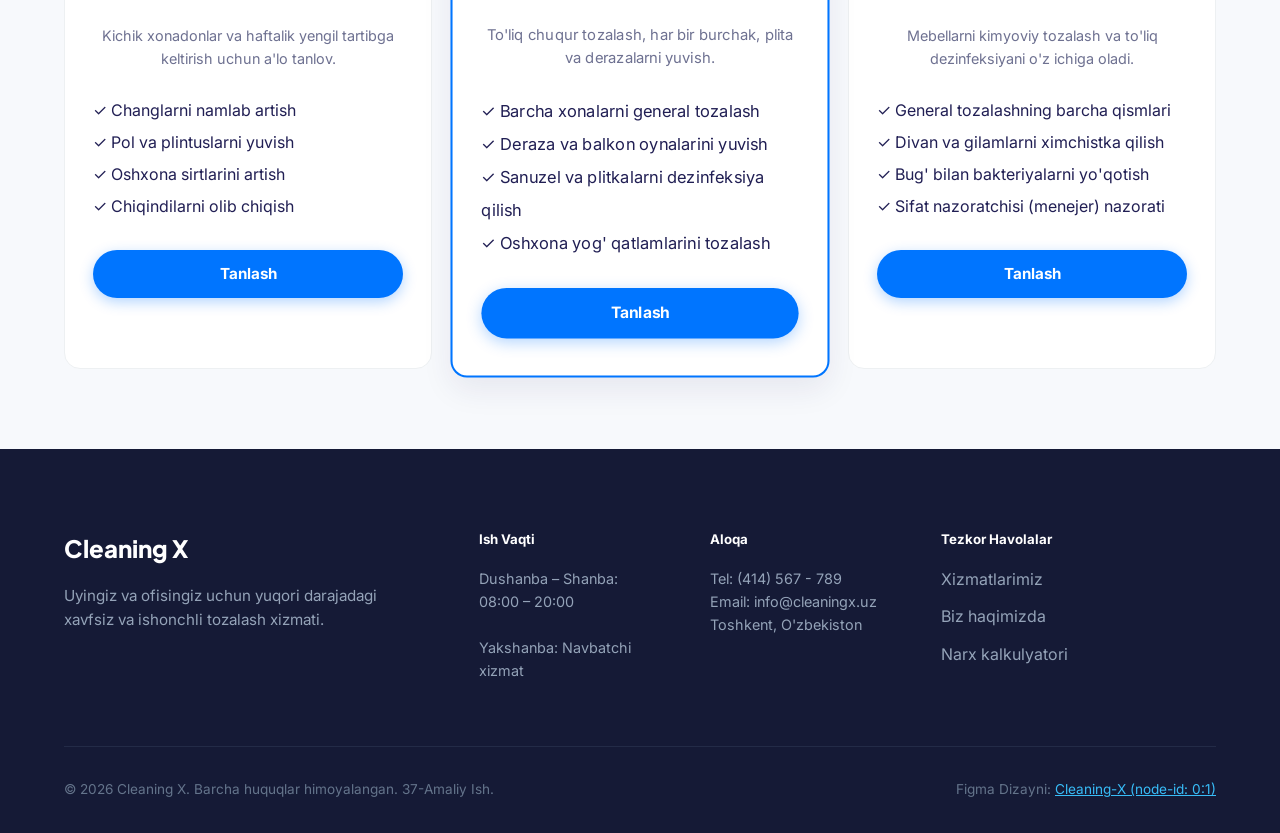
<file: services.html>
<!DOCTYPE html>
<html lang="uz">
<head>
  <meta charset="UTF-8">
  <meta name="viewport" content="width=device-width, initial-scale=1.0">
  <title>Bizning Xizmatlarimiz — Cleaning X</title>
  <meta name="description" content="Cleaning X professional tozalash xizmatlari: xonadonlar, ofislar, derazalar va yumshoq mebellarni kimyoviy tozalash.">
  
  <link rel="preconnect" href="https://fonts.googleapis.com">
  <link rel="preconnect" href="https://fonts.gstatic.com" crossorigin>
  <link href="https://fonts.googleapis.com/css2?family=Inter:wght@400;500;600;700&family=Plus+Jakarta+Sans:wght@600;700;800&display=swap" rel="stylesheet">
  
  <link rel="stylesheet" href="css/styles.css">
  <link rel="icon" type="image/png" href="figma_preview.png">
</head>
<body>

  <!-- HEADER -->
  <header class="site-header">
    <div class="container header-inner">
      <a href="index.html" class="logo">
        <svg width="28" height="28" viewBox="0 0 24 24" fill="none" stroke="currentColor" stroke-width="2.5"><polygon points="12 2 15.09 8.26 22 9.27 17 14.14 18.18 21.02 12 17.77 5.82 21.02 7 14.14 2 9.27 8.91 8.26 12 2"/></svg>
        <span>Cleaning X</span>
      </a>

      <ul class="nav-menu">
        <li><a href="index.html" class="nav-link">Bosh sahifa</a></li>
        <li><a href="services.html" class="nav-link active">Xizmatlar</a></li>
        <li><a href="about.html" class="nav-link">Biz haqimizda</a></li>
        <li><a href="contact.html" class="nav-link">Aloqa</a></li>
      </ul>

      <div class="header-right">
        <a href="tel:414567789" class="phone-link">
          <svg width="20" height="20" viewBox="0 0 24 24" fill="none" stroke="currentColor" stroke-width="2"><path d="M22 16.92v3a2 2 0 0 1-2.18 2 19.79 19.79 0 0 1-8.63-3.07 19.5 19.5 0 0 1-6-6 19.79 19.79 0 0 1-3.07-8.67A2 2 0 0 1 4.11 2h3a2 2 0 0 1 2 1.72 12.84 12.84 0 0 0 .7 2.81 2 2 0 0 1-.45 2.11L8.09 9.91a16 16 0 0 0 6 6l1.27-1.27a2 2 0 0 1 2.11-.45 12.84 12.84 0 0 0 2.81.7A2 2 0 0 1 22 16.92z"/></svg>
          (414) 567 - 789
        </a>
        <a href="contact.html" class="btn-primary">Buyurtma berish</a>
      </div>
    </div>
  </header>

  <main>
    <!-- PAGE TITLE -->
    <section style="background: var(--color-primary-light); padding: 60px 0; border-bottom: 1px solid var(--color-border);">
      <div class="container text-center">
        <h1 style="font-family: var(--font-heading); font-size: 2.5rem; font-weight: 800; color: var(--color-text); margin-bottom: 12px;">Bizning Xizmatlarimiz</h1>
        <p style="color: var(--color-text-muted); max-width: 650px; margin: 0 auto; font-size: 1.1rem;">
          Cleaning X sizga xonadon, ofis, sanoat obyektlari va kottejlarni professional darajada tozalash xizmatlarining keng turini taklif etadi.
        </p>
      </div>
    </section>

    <!-- SERVICES GRID -->
    <section style="padding: 80px 0;">
      <div class="container">
        <div class="services-grid">
          <!-- Xizmat 1 -->
          <div class="service-card">
            <div class="service-thumb"><img src="assets/service-house.jpg" alt="Xonadonlarni tozalash"></div>
            <div class="service-body">
              <h3 class="service-title">Xonadon va Uylarni Tozalash</h3>
              <p class="service-desc">Yotoqxona, mehmonxona, oshxona va sanuzellarni chuqur tozalash, pollarni yuvish, changlarni artish va gigiyenik tozalik.</p>
              <ul style="margin: 16px 0; padding-left: 20px; color: var(--color-text-muted); font-size: 0.95rem;">
                <li>Eko-toza xavfsiz vositalar</li>
                <li>Changyutgich va bug' generatorlari</li>
                <li>Hidi yo'q antiallergik kimyoviy preparatlar</li>
              </ul>
              <div style="font-weight: 800; font-size: 1.3rem; color: var(--color-primary); margin-bottom: 12px;">15,000 so'm / kv.m dan</div>
              <a href="contact.html" class="btn-primary" style="display: inline-block;">Buyurtma berish</a>
            </div>
          </div>

          <!-- Xizmat 2 -->
          <div class="service-card">
            <div class="service-thumb"><img src="assets/service-office.jpg" alt="Ofislarni tozalash"></div>
            <div class="service-body">
              <h3 class="service-title">Ofis va Korporativ Maydonlar</h3>
              <p class="service-desc">Kompaniyangiz ish unumdorligini oshiruvchi ozoda va toza ish muhiti. Ish vaqtidan oldin yoki keyin qulay grafik asosida tozalash.</p>
              <ul style="margin: 16px 0; padding-left: 20px; color: var(--color-text-muted); font-size: 0.95rem;">
                <li>Doimiy shartnoma asosida xizmat</li>
                <li>Ish stollari va texnikalarni tozalash</li>
                <li>Chiqindilarni saralash va olib chiqish</li>
              </ul>
              <div style="font-weight: 800; font-size: 1.3rem; color: var(--color-primary); margin-bottom: 12px;">12,000 so'm / kv.m dan</div>
              <a href="contact.html" class="btn-primary" style="display: inline-block;">Buyurtma berish</a>
            </div>
          </div>

          <!-- Xizmat 3 -->
          <div class="service-card">
            <div class="service-thumb"><img src="assets/service-industrial.jpg" alt="Ta'mirdan keyingi tozalash"></div>
            <div class="service-body">
              <h3 class="service-title">Ta'mirdan Keyingi Chuqur Tozalash</h3>
              <p class="service-desc">Qurilish va ta'mirdan qolgan sement, bo'yoq, kley va nozik qurilish changlarini maxsus sanoat uskunalari bilan to'liq yo'qotish.</p>
              <ul style="margin: 16px 0; padding-left: 20px; color: var(--color-text-muted); font-size: 0.95rem;">
                <li>Sanoat changyutgichlari (Kärcher)</li>
                <li>Bo'yoq va grunt izlarini zararsiz ketkazish</li>
                <li>100% yashashga tayyor topshirish</li>
              </ul>
              <div style="font-weight: 800; font-size: 1.3rem; color: var(--color-primary); margin-bottom: 12px;">22,000 so'm / kv.m dan</div>
              <a href="contact.html" class="btn-primary" style="display: inline-block;">Buyurtma berish</a>
            </div>
          </div>
        </div>
      </div>
    </section>

    <!-- PRICING PACKAGES -->
    <section style="background: var(--color-card-bg); padding: 80px 0;">
      <div class="container">
        <div class="section-header">
          <h2 class="section-title">Qulay Ta'rif Rejalari</h2>
          <p class="hero-desc" style="margin: 0 auto;">Har qanday ehtiyoj va byudjetga moslashtirilgan xizmat to'plamlari.</p>
        </div>

        <div style="display: grid; grid-template-columns: repeat(auto-fit, minmax(280px, 1fr)); gap: 24px; margin-top: 48px;">
          <div style="background: var(--color-surface); padding: 36px 28px; border-radius: var(--radius-md); border: 1px solid var(--color-border); text-align: center;">
            <h3 style="font-size: 1.4rem; font-weight: 700; margin-bottom: 12px;">Ekspress Tozalash</h3>
            <div style="font-size: 2.2rem; font-weight: 800; color: var(--color-primary); margin-bottom: 16px;">250,000 <span style="font-size: 1rem; color: var(--color-text-muted);">so'm</span></div>
            <p style="color: var(--color-text-muted); font-size: 0.9rem; margin-bottom: 24px;">Kichik xonadonlar va haftalik yengil tartibga keltirish uchun a'lo tanlov.</p>
            <ul style="text-align: left; list-style: none; margin-bottom: 28px; line-height: 2;">
              <li>✓ Changlarni namlab artish</li>
              <li>✓ Pol va plintuslarni yuvish</li>
              <li>✓ Oshxona sirtlarini artish</li>
              <li>✓ Chiqindilarni olib chiqish</li>
            </ul>
            <a href="contact.html" class="btn-primary" style="display: block; text-align: center;">Tanlash</a>
          </div>

          <div style="background: var(--color-surface); padding: 36px 28px; border-radius: var(--radius-md); border: 2px solid var(--color-primary); position: relative; text-align: center; transform: scale(1.03); box-shadow: var(--shadow-md);">
            <div style="position: absolute; top: -14px; left: 50%; transform: translateX(-50%); background: var(--color-primary); color: white; padding: 4px 16px; border-radius: 20px; font-size: 0.8rem; font-weight: 700; text-transform: uppercase;">Eng Ommabop</div>
            <h3 style="font-size: 1.4rem; font-weight: 700; margin-bottom: 12px;">General Tozalash</h3>
            <div style="font-size: 2.2rem; font-weight: 800; color: var(--color-primary); margin-bottom: 16px;">550,000 <span style="font-size: 1rem; color: var(--color-text-muted);">so'm</span></div>
            <p style="color: var(--color-text-muted); font-size: 0.9rem; margin-bottom: 24px;">To'liq chuqur tozalash, har bir burchak, plita va derazalarni yuvish.</p>
            <ul style="text-align: left; list-style: none; margin-bottom: 28px; line-height: 2;">
              <li>✓ Barcha xonalarni general tozalash</li>
              <li>✓ Deraza va balkon oynalarini yuvish</li>
              <li>✓ Sanuzel va plitkalarni dezinfeksiya qilish</li>
              <li>✓ Oshxona yog' qatlamlarini tozalash</li>
            </ul>
            <a href="contact.html" class="btn-primary" style="display: block; text-align: center;">Tanlash</a>
          </div>

          <div style="background: var(--color-surface); padding: 36px 28px; border-radius: var(--radius-md); border: 1px solid var(--color-border); text-align: center;">
            <h3 style="font-size: 1.4rem; font-weight: 700; margin-bottom: 12px;">VIP Kompleks</h3>
            <div style="font-size: 2.2rem; font-weight: 800; color: var(--color-primary); margin-bottom: 16px;">950,000 <span style="font-size: 1rem; color: var(--color-text-muted);">so'm</span></div>
            <p style="color: var(--color-text-muted); font-size: 0.9rem; margin-bottom: 24px;">Mebellarni kimyoviy tozalash va to'liq dezinfeksiyani o'z ichiga oladi.</p>
            <ul style="text-align: left; list-style: none; margin-bottom: 28px; line-height: 2;">
              <li>✓ General tozalashning barcha qismlari</li>
              <li>✓ Divan va gilamlarni ximchistka qilish</li>
              <li>✓ Bug' bilan bakteriyalarni yo'qotish</li>
              <li>✓ Sifat nazoratchisi (menejer) nazorati</li>
            </ul>
            <a href="contact.html" class="btn-primary" style="display: block; text-align: center;">Tanlash</a>
          </div>
        </div>
      </div>
    </section>
  </main>

  <!-- FUTER -->
  <footer class="site-footer">
    <div class="container">
      <div class="footer-grid">
        <div class="footer-brand">
          <h4>Cleaning X</h4>
          <p>Uyingiz va ofisingiz uchun yuqori darajadagi xavfsiz va ishonchli tozalash xizmati.</p>
        </div>

        <div>
          <h5 style="color: #ffffff; font-weight: 700; margin-bottom: 16px;">Ish Vaqti</h5>
          <p style="color: #94a3b8; font-size: 0.9rem;">Dushanba – Shanba:<br>08:00 – 20:00<br><br>Yakshanba: Navbatchi xizmat</p>
        </div>

        <div>
          <h5 style="color: #ffffff; font-weight: 700; margin-bottom: 16px;">Aloqa</h5>
          <p style="color: #94a3b8; font-size: 0.9rem;">Tel: (414) 567 - 789<br>Email: info@cleaningx.uz<br>Toshkent, O'zbekiston</p>
        </div>

        <div>
          <h5 style="color: #ffffff; font-weight: 700; margin-bottom: 16px;">Tezkor Havolalar</h5>
          <ul class="footer-links">
            <li><a href="services.html">Xizmatlarimiz</a></li>
            <li><a href="about.html">Biz haqimizda</a></li>
            <li><a href="contact.html">Narx kalkulyatori</a></li>
          </ul>
        </div>
      </div>

      <div class="footer-bottom">
        <div>© 2026 Cleaning X. Barcha huquqlar himoyalangan. 37-Amaliy Ish.</div>
        <div>Figma Dizayni: <a href="https://www.figma.com/file/Kdy7qTpYyWzvwBIuSGulqt/Cleaning-X?node-id=0:1" target="_blank" rel="noopener" style="color: #38bdf8; text-decoration: underline;">Cleaning-X (node-id: 0:1)</a></div>
      </div>
    </div>
  </footer>

  <script src="js/main.js"></script>
</body>
</html>
</file>
<file: css/styles.css>
/* ==========================================================================
   CLEANING-X — 37-Amaliy Ish — Stylesheet
   Professional Home & Office Cleaning Service Platform
   ========================================================================== */

:root {
  --color-primary: #0075ff;
  --color-primary-dark: #0056bd;
  --color-primary-light: #e8f2ff;
  --color-text: #211f54;
  --color-text-muted: #6e7191;
  --color-bg: #ffffff;
  --color-surface: #ffffff;
  --color-card-bg: #f7f9fc;
  --color-border: #edf0f2;
  --color-navy: #151a36;
  
  --font-family: 'Inter', -apple-system, BlinkMacSystemFont, "Segoe UI", Roboto, sans-serif;
  --font-heading: 'Plus Jakarta Sans', var(--font-family);
  
  --radius-sm: 8px;
  --radius-md: 16px;
  --radius-lg: 24px;
  --shadow-sm: 0 4px 14px rgba(0, 117, 255, 0.06);
  --shadow-md: 0 12px 30px rgba(33, 31, 84, 0.08);
  --transition: all 0.3s ease;
}

[data-theme="dark"] {
  --color-bg: #0d1117;
  --color-surface: #161b22;
  --color-card-bg: #1c2128;
  --color-text: #f0f6fc;
  --color-text-muted: #8b949e;
  --color-border: #30363d;
  --color-navy: #0d1117;
}

*, *::before, *::after {
  box-sizing: border-box;
  margin: 0;
  padding: 0;
}

body {
  background-color: var(--color-bg);
  color: var(--color-text);
  font-family: var(--font-family);
  line-height: 1.6;
}

a {
  color: inherit;
  text-decoration: none;
}

img {
  max-width: 100%;
  height: auto;
  display: block;
}

.container {
  width: 100%;
  max-width: 1200px;
  margin: 0 auto;
  padding: 0 24px;
}

/* ==========================================================================
   HEADER
   ========================================================================== */
.site-header {
  position: sticky;
  top: 0;
  z-index: 100;
  background-color: var(--color-surface);
  border-bottom: 1px solid var(--color-border);
}

.header-inner {
  display: flex;
  align-items: center;
  justify-content: space-between;
  height: 84px;
}

.logo {
  display: flex;
  align-items: center;
  gap: 10px;
  font-family: var(--font-heading);
  font-size: 1.5rem;
  font-weight: 800;
  color: var(--color-primary);
}

.nav-menu {
  display: flex;
  gap: 32px;
  list-style: none;
}

.nav-link {
  font-size: 0.95rem;
  font-weight: 600;
  color: var(--color-text);
  transition: var(--transition);
}

.nav-link:hover,
.nav-link.active {
  color: var(--color-primary);
}

.header-right {
  display: flex;
  align-items: center;
  gap: 20px;
}

.phone-link {
  display: flex;
  align-items: center;
  gap: 8px;
  font-weight: 700;
  font-size: 0.95rem;
  color: var(--color-text);
}

.btn-primary {
  background: var(--color-primary);
  color: #ffffff;
  padding: 12px 24px;
  border-radius: 40px;
  font-weight: 700;
  font-size: 0.95rem;
  border: none;
  cursor: pointer;
  display: inline-flex;
  align-items: center;
  gap: 8px;
  box-shadow: 0 4px 14px rgba(0, 117, 255, 0.3);
  transition: var(--transition);
}

.btn-primary:hover {
  background: var(--color-primary-dark);
  transform: translateY(-2px);
}

/* ==========================================================================
   HERO
   ========================================================================== */
.hero-section {
  padding: 80px 0 60px;
}

.hero-grid {
  display: grid;
  grid-template-columns: 1.1fr 0.9fr;
  align-items: center;
  gap: 48px;
}

.hero-title {
  font-family: var(--font-heading);
  font-size: clamp(2.5rem, 5vw, 4rem);
  font-weight: 800;
  line-height: 1.15;
  margin-bottom: 20px;
}

.hero-desc {
  font-size: 1.1rem;
  color: var(--color-text-muted);
  margin-bottom: 36px;
  max-width: 500px;
}

.hero-media {
  border-radius: var(--radius-lg);
  overflow: hidden;
  box-shadow: var(--shadow-md);
}

/* ==========================================================================
   HOW SERVICE WORKS (STEPS)
   ========================================================================== */
.steps-section {
  padding: 96px 0;
  background-color: var(--color-card-bg);
}

.section-header {
  text-align: center;
  max-width: 640px;
  margin: 0 auto 64px;
}

.section-title {
  font-family: var(--font-heading);
  font-size: clamp(2rem, 3.5vw, 2.8rem);
  font-weight: 800;
  margin-bottom: 16px;
}

.steps-grid {
  display: grid;
  grid-template-columns: repeat(3, 1fr);
  gap: 32px;
}

.step-card {
  background: var(--color-surface);
  border: 1px solid var(--color-border);
  border-radius: var(--radius-md);
  padding: 40px 32px;
  text-align: center;
  transition: var(--transition);
}

.step-card:hover {
  transform: translateY(-6px);
  border-color: var(--color-primary);
  box-shadow: var(--shadow-md);
}

.step-number {
  width: 50px;
  height: 50px;
  border-radius: 50%;
  background: var(--color-primary-light);
  color: var(--color-primary);
  display: flex;
  align-items: center;
  justify-content: center;
  font-weight: 800;
  font-size: 1.2rem;
  margin: 0 auto 20px;
}

.step-title {
  font-family: var(--font-heading);
  font-size: 1.25rem;
  font-weight: 700;
  margin-bottom: 12px;
}

.step-desc {
  font-size: 0.95rem;
  color: var(--color-text-muted);
}

/* ==========================================================================
   SERVICES CARDS
   ========================================================================== */
.services-section {
  padding: 96px 0;
}

.services-grid {
  display: grid;
  grid-template-columns: repeat(3, 1fr);
  gap: 32px;
}

.service-card {
  background: var(--color-surface);
  border: 1px solid var(--color-border);
  border-radius: var(--radius-md);
  overflow: hidden;
  transition: var(--transition);
}

.service-card:hover {
  transform: translateY(-6px);
  border-color: var(--color-primary);
  box-shadow: var(--shadow-md);
}

.service-thumb {
  height: 220px;
}

.service-thumb img {
  width: 100%;
  height: 100%;
  object-fit: cover;
}

.service-body {
  padding: 28px;
}

.service-title {
  font-family: var(--font-heading);
  font-size: 1.3rem;
  font-weight: 700;
  margin-bottom: 12px;
}

.service-desc {
  font-size: 0.95rem;
  color: var(--color-text-muted);
  margin-bottom: 20px;
}

.service-link {
  font-weight: 700;
  color: var(--color-primary);
  display: inline-flex;
  align-items: center;
  gap: 6px;
}

/* ==========================================================================
   SAFETY PROTOCOL BANNER
   ========================================================================== */
.safety-banner {
  background: var(--color-navy);
  color: #ffffff;
  border-radius: var(--radius-lg);
  padding: 64px 56px;
  margin: 40px 0 96px;
  display: grid;
  grid-template-columns: 1fr 1fr;
  align-items: center;
  gap: 48px;
}

.safety-title {
  font-family: var(--font-heading);
  font-size: 2.2rem;
  font-weight: 800;
  margin-bottom: 16px;
}

.safety-text {
  color: #cacedb;
  margin-bottom: 28px;
  font-size: 1.05rem;
}

/* ==========================================================================
   ROOM INSPECTOR (HOUSE CUTAWAY)
   ========================================================================== */
.rooms-section {
  padding: 96px 0;
  background-color: var(--color-card-bg);
}

.rooms-layout {
  display: grid;
  grid-template-columns: 1.2fr 0.8fr;
  gap: 48px;
  align-items: center;
}

.rooms-nav {
  display: flex;
  gap: 12px;
  margin-bottom: 24px;
}

.room-tab {
  padding: 10px 20px;
  border-radius: 30px;
  border: 1px solid var(--color-border);
  background: var(--color-surface);
  color: var(--color-text);
  font-weight: 600;
  cursor: pointer;
  transition: var(--transition);
}

.room-tab.active {
  background: var(--color-primary);
  color: #ffffff;
  border-color: var(--color-primary);
}

.checklist {
  list-style: none;
  display: flex;
  flex-direction: column;
  gap: 14px;
  margin-top: 24px;
}

.checklist li {
  display: flex;
  align-items: center;
  gap: 12px;
  font-weight: 500;
}

.checklist li svg {
  color: var(--color-primary);
  flex-shrink: 0;
}

.room-media {
  border-radius: var(--radius-md);
  overflow: hidden;
  box-shadow: var(--shadow-md);
  height: 380px;
}

.room-media img {
  width: 100%;
  height: 100%;
  object-fit: cover;
}

/* ==========================================================================
   QUOTE CALCULATOR FORM
   ========================================================================== */
.quote-section {
  padding: 96px 0;
}

.quote-layout {
  display: grid;
  grid-template-columns: 0.9fr 1.1fr;
  gap: 64px;
  align-items: center;
}

.quote-form-card {
  background: var(--color-card-bg);
  border: 1px solid var(--color-border);
  border-radius: var(--radius-lg);
  padding: 40px;
}

.form-grid {
  display: grid;
  grid-template-columns: 1fr 1fr;
  gap: 20px;
  margin-bottom: 24px;
}

.form-group-full {
  grid-column: 1 / -1;
}

.quote-form-card input,
.quote-form-card select,
.quote-form-card textarea {
  width: 100%;
  padding: 14px 18px;
  border: 1px solid var(--color-border);
  border-radius: var(--radius-sm);
  background: var(--color-surface);
  color: var(--color-text);
  outline: none;
}

.quote-summary-box {
  background: var(--color-primary-light);
  border-radius: var(--radius-sm);
  padding: 16px 20px;
  display: flex;
  justify-content: space-between;
  align-items: center;
  margin-bottom: 24px;
}

.quote-summary-box span {
  font-weight: 600;
}

.quote-summary-box strong {
  font-size: 1.6rem;
  color: var(--color-primary);
}

/* ==========================================================================
   FOOTER
   ========================================================================== */
.site-footer {
  background: var(--color-navy);
  color: #f8fafc;
  padding: 80px 0 32px;
}

.footer-grid {
  display: grid;
  grid-template-columns: 2fr 1fr 1fr 1.5fr;
  gap: 48px;
  margin-bottom: 64px;
}

.footer-brand h4 {
  font-family: var(--font-heading);
  font-size: 1.5rem;
  font-weight: 800;
  margin-bottom: 16px;
  color: #ffffff;
}

.footer-brand p {
  color: #94a3b8;
  font-size: 0.95rem;
  max-width: 320px;
}

.footer-links {
  list-style: none;
  display: flex;
  flex-direction: column;
  gap: 12px;
}

.footer-links a {
  color: #94a3b8;
}

.footer-links a:hover {
  color: #ffffff;
}

.footer-bottom {
  border-top: 1px solid #232b47;
  padding-top: 32px;
  display: flex;
  justify-content: space-between;
  color: #64748b;
  font-size: 0.85rem;
}

/* Responsive */
@media (max-width: 1024px) {
  .hero-grid,
  .safety-banner,
  .rooms-layout,
  .quote-layout {
    grid-template-columns: 1fr;
  }
  .steps-grid,
  .services-grid {
    grid-template-columns: 1fr;
  }
  .footer-grid {
    grid-template-columns: 1fr 1fr;
  }
}

@media (max-width: 768px) {
  .nav-menu {
    display: none;
  }
  .form-grid {
    grid-template-columns: 1fr;
  }
  .footer-grid {
    grid-template-columns: 1fr;
  }
  .footer-bottom {
    flex-direction: column;
    gap: 16px;
    text-align: center;
  }
}
</file>
